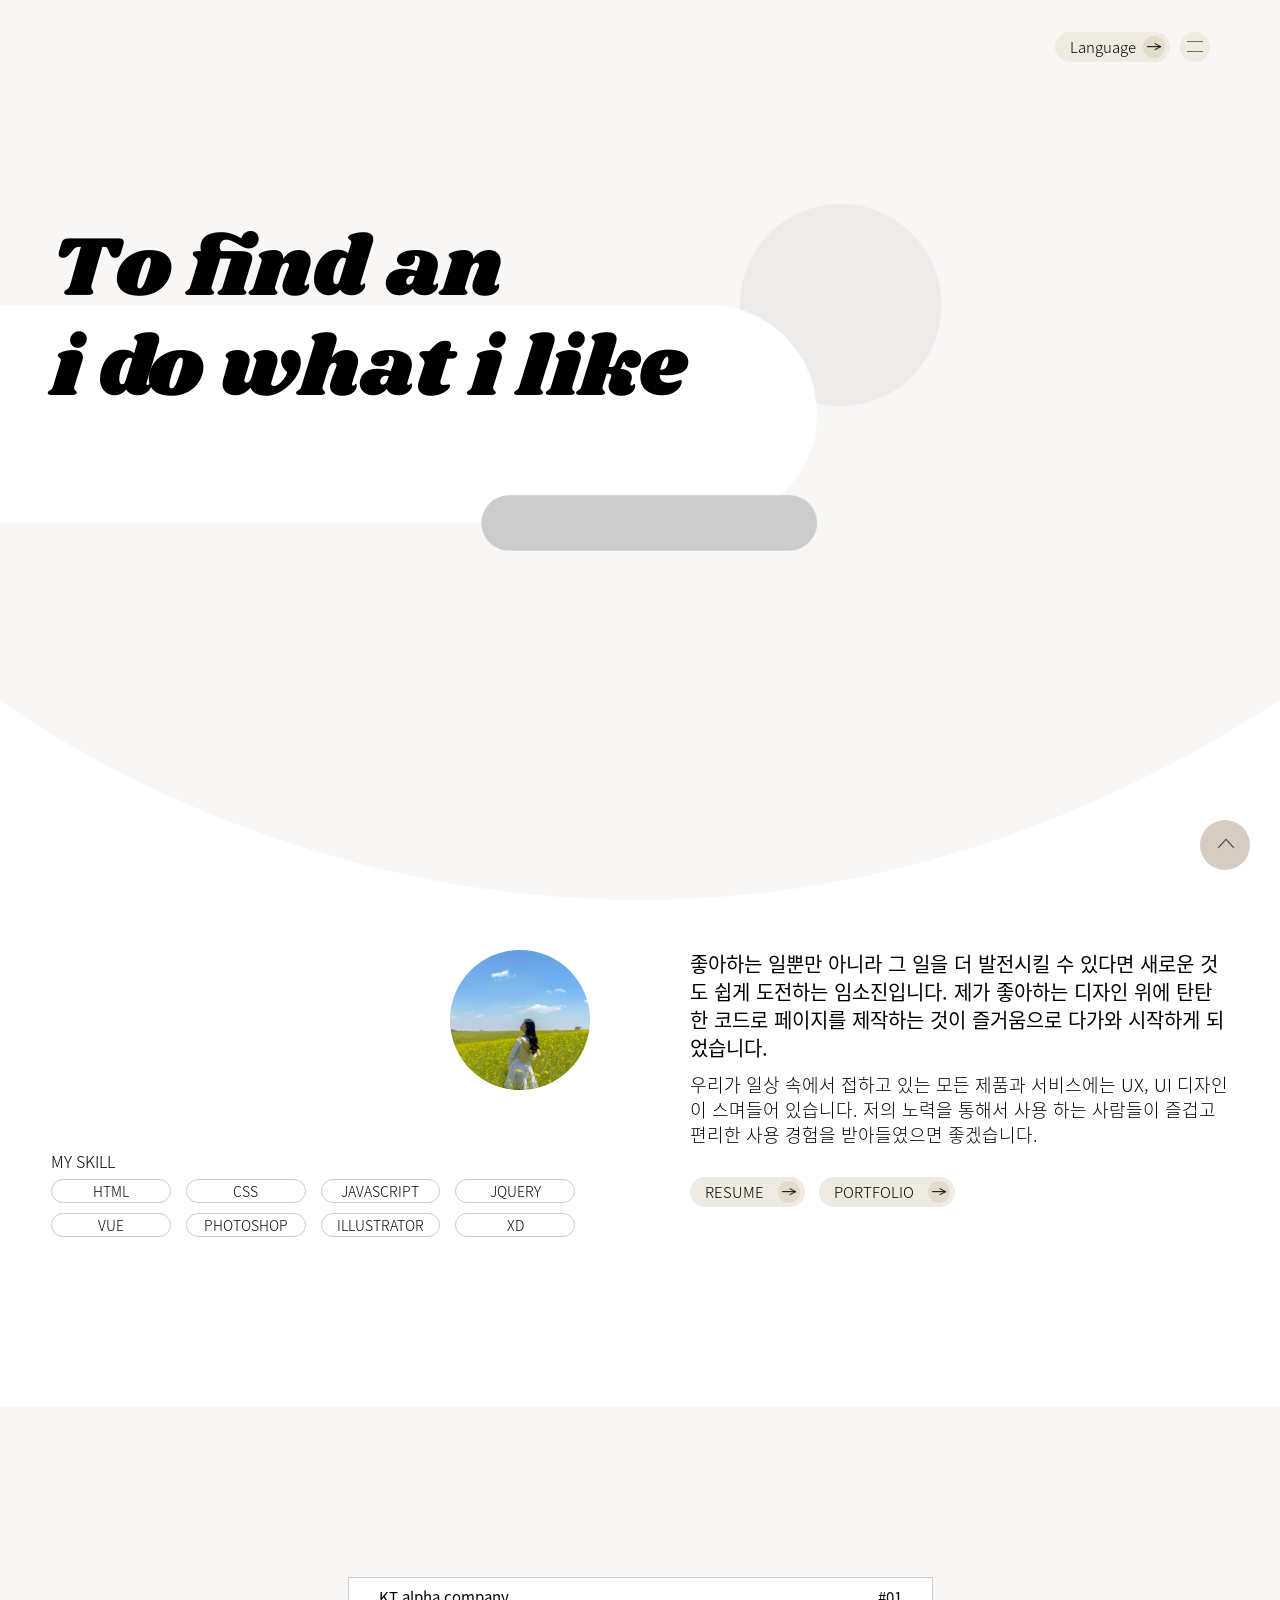
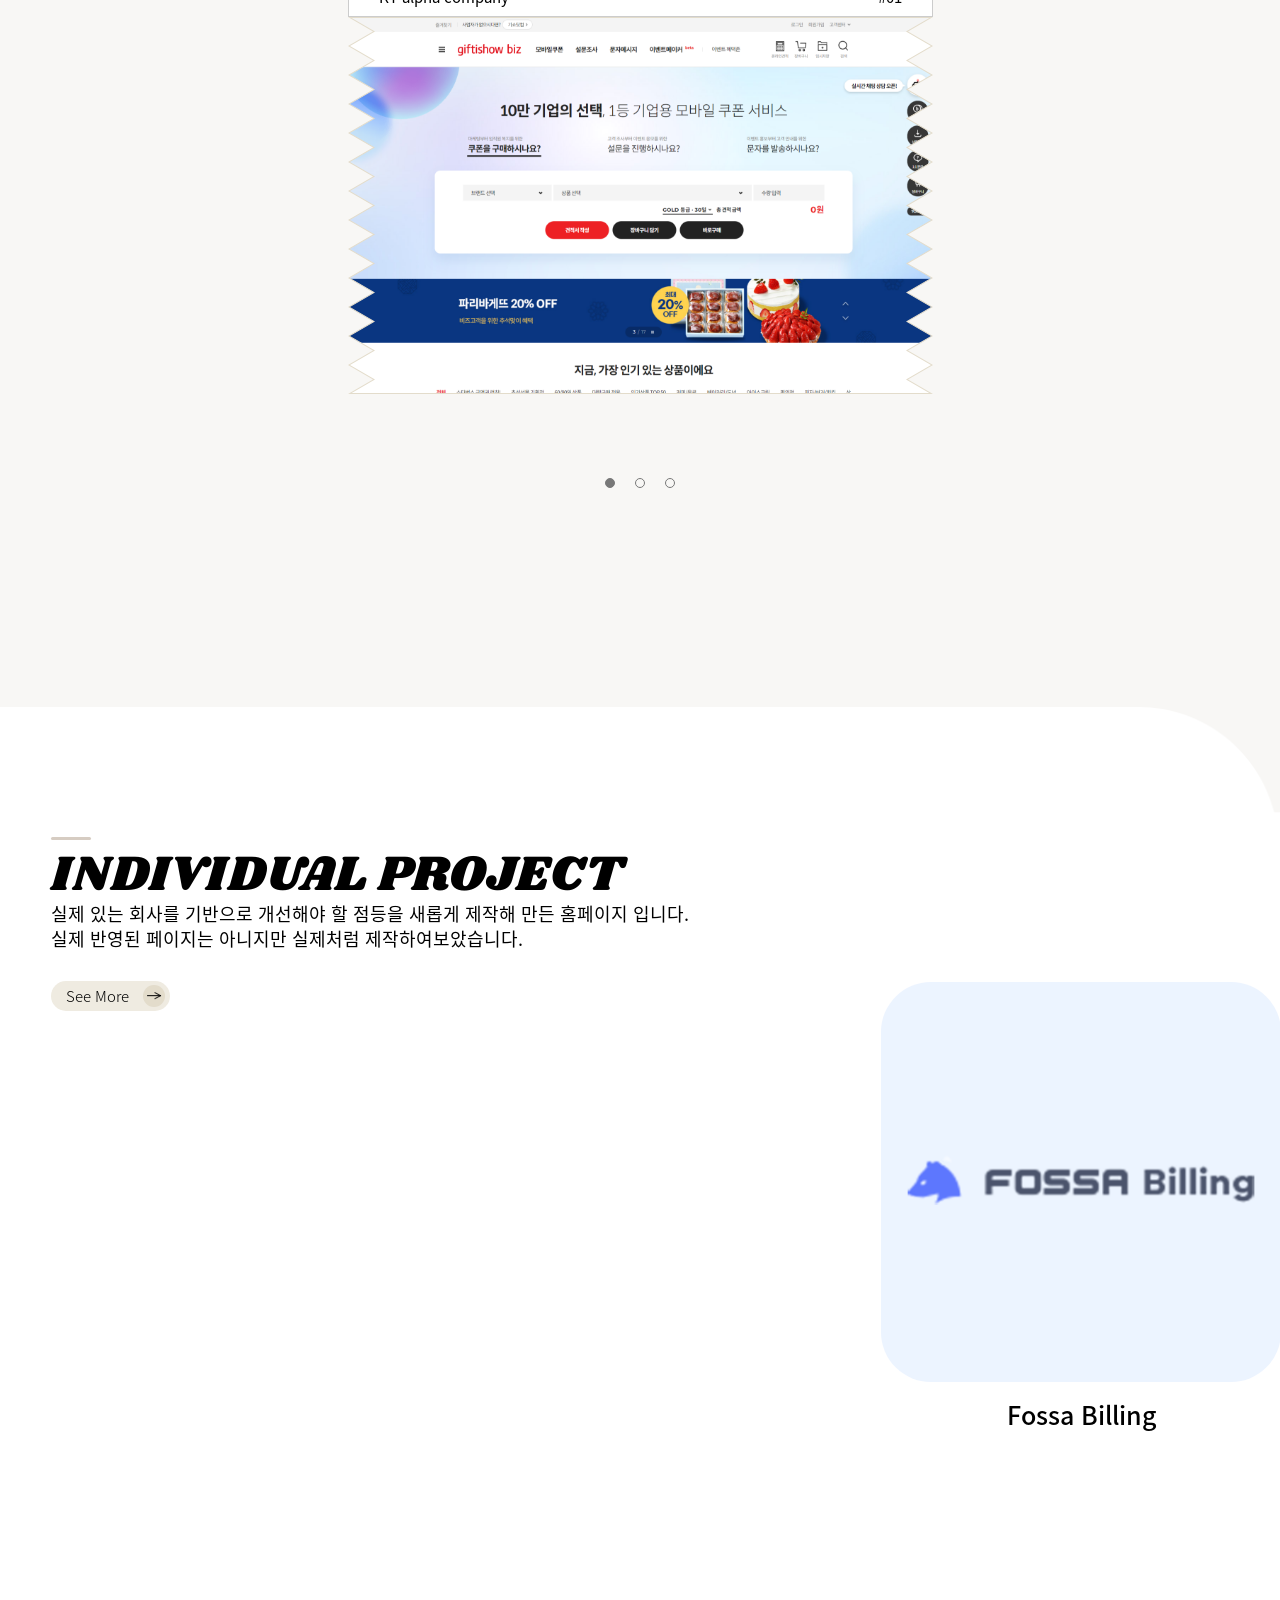
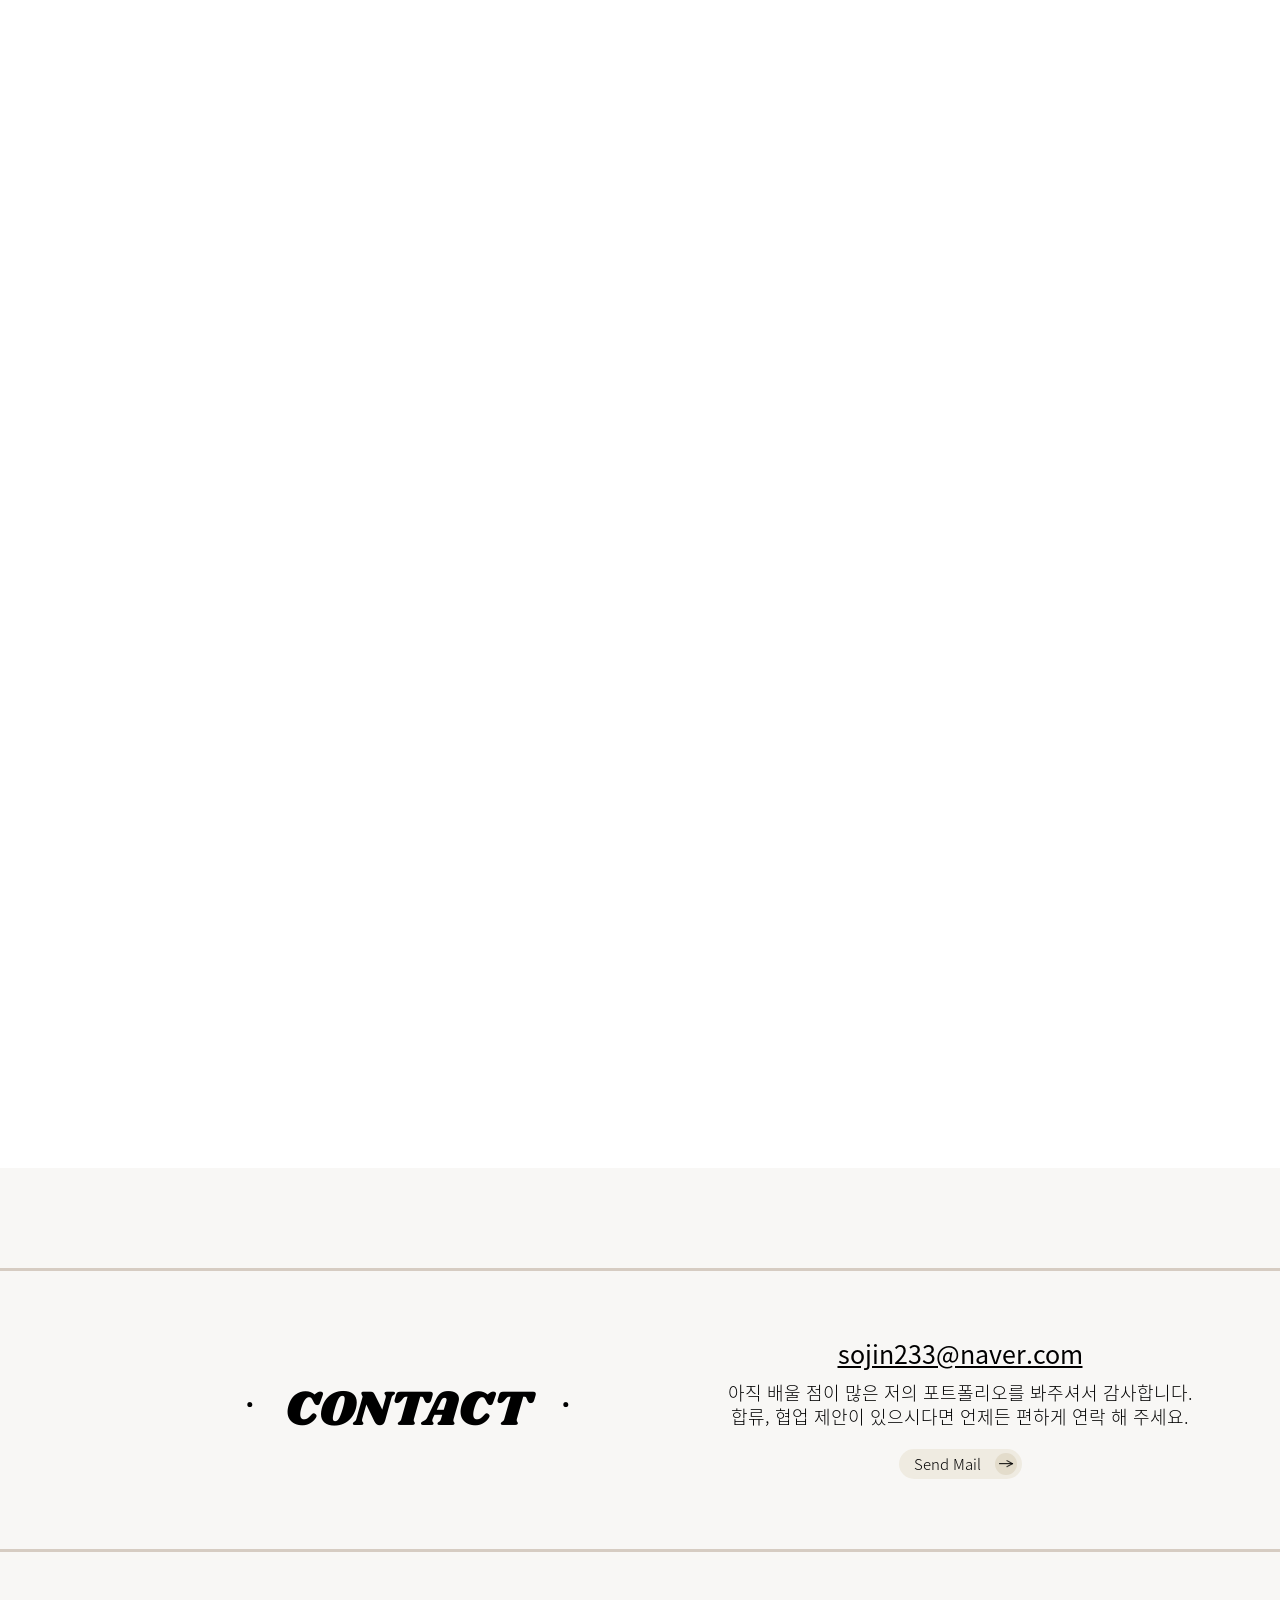
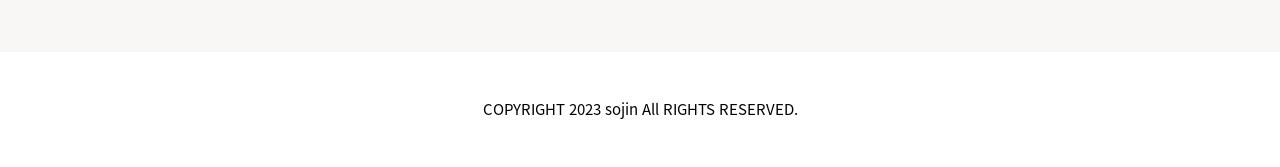
<file: html/index.html>
<!DOCTYPE html>
<html lang="ko">
    <head>
        <meta charset="UTF-8" />
        <meta name="viewport" content="width=device-width, initial-scale=1.0, maximum-scale=1, minimum-scale=1" />
        <title>main page</title>
        <link rel="stylesheet" href="../css/import.css" />
        <script src="../js/common.js"></script>
        <script src="../js/scroll.js"></script>
        <script src="https://unpkg.com/swiper@8/swiper-bundle.min.js"></script>
        <style>
            body {
                height: 200vh;
            }
        </style>
    </head>
    <body>
        <header>
            <nav>
                <div class="wrap">
                    <div class="nav_btns">
                        <div class="select_box mgR10">
                            <button class="label">Language</button>
                            <ul class="optionList">
                                <li class="optionItem">
                                    <a href="../html/index.html">KR</a>
                                </li>
                                <li class="optionItem">
                                    <a href="../html/en/index_en.html">EN</a>
                                </li>
                                <li class="optionItem">
                                    <a href="../html/jp/index_jp.html">JP</a>
                                </li>
                            </ul>
                        </div>
                        <button class="menu_btn">
                            <i class="icon_menu"></i>
                        </button>
                    </div>

                    <div class="dropdown_menu">
                        <ul>
                            <li class="dropdown_txt">
                                <a href="#main">MAIN</a>
                            </li>
                            <li class="dropdown_txt">
                                <a href="#section_01">ABOUT ME</a>
                            </li>
                            <li class="dropdown_txt">
                                <a href="#section_02">PROJECT WORK</a>
                            </li>
                            <li class="dropdown_txt">
                                <a href="#section_03">DESIGN WORK</a>
                            </li>
                            <li class="dropdown_txt">
                                <a href="#footer">CONTACT US</a>
                            </li>
                        </ul>
                    </div>
                </div>
            </nav>
        </header>
        <main id="main">
            <div class="wrap">
                <div class="main_tit">
                    <h1>
                        To find an <br />
                        i do what i like
                    </h1>
                </div>
            </div>
            <div class="main_img_wrap">
                <img src="../img/image/curve.png" alt="MainFt" />
            </div>
        </main>

        <section id="section_01" class="ani_updown">
            <div class="wrap">
                <div class="section_wrap">
                    <div class="img_box">
                        <div class="img">
                            <img src="../img/image/my_img.jpg" alt="Profile" />
                        </div>
                        <div class="skill_wrap">
                            <p>MY SKILL</p>
                            <div class="skills">
                                <ul>
                                    <li>
                                        <div class="button_type_02">
                                            <span>HTML</span>
                                        </div>
                                    </li>
                                    <li>
                                        <div class="button_type_02">
                                            <span>CSS</span>
                                        </div>
                                    </li>
                                    <li>
                                        <div class="button_type_02">
                                            <span>JAVASCRIPT</span>
                                        </div>
                                    </li>
                                    <li>
                                        <div class="button_type_02">
                                            <span>JQUERY</span>
                                        </div>
                                    </li>
                                    <li>
                                        <div class="button_type_02">
                                            <span>VUE</span>
                                        </div>
                                    </li>
                                    <li>
                                        <div class="button_type_02">
                                            <span>PHOTOSHOP</span>
                                        </div>
                                    </li>
                                    <li>
                                        <div class="button_type_02">
                                            <span>ILLUSTRATOR</span>
                                        </div>
                                    </li>
                                    <li>
                                        <div class="button_type_02">
                                            <span>XD</span>
                                        </div>
                                    </li>
                                </ul>
                            </div>
                        </div>
                    </div>

                    <div class="text_box">
                        <p>
                            좋아하는 일뿐만 아니라 그 일을 더 발전시킬 수 있다면 새로운 것도 쉽게 도전하는 임소진입니다.
                            제가 좋아하는 디자인 위에 탄탄한 코드로 페이지를 제작하는 것이 즐거움으로 다가와 시작하게
                            되었습니다.
                        </p>
                        <span class="mgT10 tit">
                            우리가 일상 속에서 접하고 있는 모든 제품과 서비스에는 UX, UI 디자인이 스며들어 있습니다.
                            저의 노력을 통해서 사용 하는 사람들이 즐겁고 편리한 사용 경험을 받아들였으면 좋겠습니다.
                        </span>
                        <div class="btn">
                            <a
                                href="https://enormous-tumble-bf8.notion.site/883c50cf28da4fc3be136478b97c55ac?pvs=4"
                                class="button_type_01 mgT30"
                            >
                                <span>RESUME</span>
                                <i class="icon_right_arrow"></i>
                            </a>
                            <a href="../img/Portfolio.pdf" class="button_type_01 mgT30" style="margin-left: 10px">
                                <span>PORTFOLIO</span>
                                <i class="icon_right_arrow"></i>
                            </a>
                        </div>
                    </div>
                </div>
            </div>
        </section>

        <section id="section_02" class="ani_updown">
            <div class="wrap">
                <div class="swiper">
                    <ul class="swiper-wrapper">
                        <li class="swiper-slide">
                            <div class="main_txt" style="left: 40px">
                                <h3>gift show</h3>
                                <span>KT alpha company</span>
                            </div>
                            <div class="main_img">
                                <div class="line">
                                    <p>KT alpha company</p>
                                    <span>#01</span>
                                </div>
                                <div class="img_wrap">
                                    <a href="../html/project/giftshow.html">
                                        <img src="../img/image/project_site_01.png" alt="project01" />
                                    </a>
                                </div>
                            </div>
                            <div class="sub_txt">
                                <p>
                                    <em>기프티쇼 비즈 프로젝트는</em><br />
                                    언제 어디서나 원하는 상품을 선물할 수 있는 메시지형 선물 서비스를 제공하는 웹
                                    사이트입니다. 구매자가 쉽고 원활하게 온라인 쇼핑 경험 제공할 수 있도록
                                    제작하였습니다.
                                </p>
                                <a href="../html/project/giftshow.html" class="button_type_01">
                                    <span>See More</span>
                                    <i class="icon_right_arrow"></i>
                                </a>
                            </div>
                        </li>
                        <li class="swiper-slide">
                            <div class="main_txt">
                                <h3 style="font-family: 'Bagel'">초록씨어터</h3>
                                <span>green theater company</span>
                            </div>
                            <div class="main_img">
                                <div class="line">
                                    <p>초록씨어터 company</p>
                                    <span>#03</span>
                                </div>
                                <div class="img_wrap">
                                    <a href="../html/project/greenTheater.html">
                                        <img src="../img/image/project_site_03.png" alt="project03" />
                                    </a>
                                </div>
                            </div>
                            <div class="sub_txt">
                                <p>
                                    <em>초록씨어터 프로젝트는</em><br />
                                    별도의 프로그램 없이 웹 사이트를 통해 연극 공연을 즐길 수 있는 웹사이트 입니다. 먼
                                    곳에 있는 사람들이 방문하기 어려울때 실감된 콘텐츠로 메타버스 공연장을 체험하기 위한
                                    사이트 입니다.
                                </p>
                                <a href="../html/project/greenTheater.html" class="button_type_01">
                                    <span>See More</span>
                                    <i class="icon_right_arrow"></i>
                                </a>
                            </div>
                        </li>
                        <li class="swiper-slide">
                            <div class="main_txt" style="left: 130px">
                                <h3>ncomz</h3>
                                <span>ncomz company</span>
                            </div>
                            <div class="main_img">
                                <div class="line">
                                    <p>ncomz company</p>
                                    <span>#03</span>
                                </div>
                                <div class="img_wrap">
                                    <a href="../html/project/ncomz.html">
                                        <img src="../img/image/project_site_02.png" alt="project03" />
                                    </a>
                                </div>
                            </div>
                            <div class="sub_txt">
                                <p>
                                    <em>엔컴즈 프로젝트는</em><br />
                                    기업을 소개하기 위한 웹 사이트입니다.애니메이션 효과와 함께 완벽한 균형을 보여주어서
                                    방문자가 지루해할 틈 없이 이목을 끌고 콘텐츠에 집중할 수 있도록 제작하였습니다.
                                </p>
                                <a href="../html/project/ncomz.html" class="button_type_01">
                                    <span>See More</span>
                                    <i class="icon_right_arrow"></i>
                                </a>
                            </div>
                        </li>
                    </ul>
                </div>
            </div>
            <div class="swiper-pagination"></div>
        </section>

        <section id="section_04">
            <div class="wrap">
                <div class="scroll_container">
                    <div class="container">
                        <ul>
                            <li>
                                <div class="main_tit">
                                    <h3>INDIVIDUAL PROJECT</h3>
                                    <p>
                                        실제 있는 회사를 기반으로 개선해야 할 점등을 새롭게 제작해 만든 홈페이지
                                        입니다.<br />
                                        실제 반영된 페이지는 아니지만 실제처럼 제작하여보았습니다.
                                    </p>
                                    <div class="btn_wrap">
                                        <a href="./project.html" class="button_type_01">
                                            <span>See More</span>
                                            <i class="icon_right_arrow"></i>
                                        </a>
                                    </div>
                                </div>
                            </li>
                            <li>
                                <a href="../html/project/fossa.html">
                                    <div class="img_wrap">
                                        <img
                                            class="thumbnail"
                                            src="../img/image/project_img_04.png"
                                            alt="individualPj04"
                                        />
                                    </div>
                                    <p>Fossa Billing</p>
                                </a>
                            </li>
                            <li>
                                <a href="../html/project/ktsat.html">
                                    <div class="img_wrap">
                                        <img
                                            class="thumbnail"
                                            src="../img/image/project_img_02.png"
                                            alt="individualPj02"
                                        />
                                    </div>
                                    <p>kt sat</p>
                                </a>
                            </li>
                            <li>
                                <a href="../html/project/reple.html">
                                    <div class="img_wrap">
                                        <img
                                            class="thumbnail"
                                            src="../img/image/project_img_03.png"
                                            alt="individualPj03"
                                        />
                                    </div>
                                    <p>Reple</p>
                                </a>
                            </li>
                            <li>
                                <a href="../html/project/aidu.html">
                                    <div class="img_wrap">
                                        <img
                                            class="thumbnail"
                                            src="../img/image/project_img_01.png"
                                            alt="individualPj01"
                                        />
                                    </div>
                                    <p>AIDU</p>
                                </a>
                            </li>
                            <li>
                                <a href="../html/project/canva.html">
                                    <div class="img_wrap">
                                        <img
                                            class="thumbnail"
                                            src="../img/image/project_img_05.png"
                                            alt="individualPj05"
                                        />
                                    </div>
                                    <p>Canva</p>
                                </a>
                            </li>
                            <li></li>
                        </ul>
                    </div>
                </div>
            </div>
        </section>

        <footer id="footer">
            <div class="contact_wrap">
                <div class="wrap">
                    <div class="tit">
                        <h5>ㆍ CONTACT ㆍ</h5>
                    </div>
                    <div class="sub">
                        <p>sojin233@naver.com</p>
                        <span>
                            아직 배울 점이 많은 저의 포트폴리오를 봐주셔서 감사합니다.<br />
                            합류, 협업 제안이 있으시다면 언제든 편하게 연락 해 주세요.
                        </span>
                        <div class="btn">
                            <a href="mailto:sojin233@naver.com" class="button_type_01">
                                <span>Send Mail</span>
                                <i class="icon_right_arrow"></i>
                            </a>
                        </div>
                    </div>
                </div>
            </div>
            <div class="copyright_wrap">
                <div class="wrap">
                    <p>COPYRIGHT 2023 sojin All RIGHTS RESERVED.</p>
                </div>
            </div>
        </footer>

        <div class="go_top">
            <button class="topBtn">
                <i class="icon_top"></i>
            </button>
        </div>
    </body>
    <script>
        window.addEventListener('load', function () {
            var main_scroll = document.querySelector('.main_img_wrap');
            window.addEventListener('scroll', function () {
                var value = 1 + window.scrollY / -600;
                main_scroll.style.transform = `scaleY(${value})`;
            });
        });
    </script>
</html>
</file>
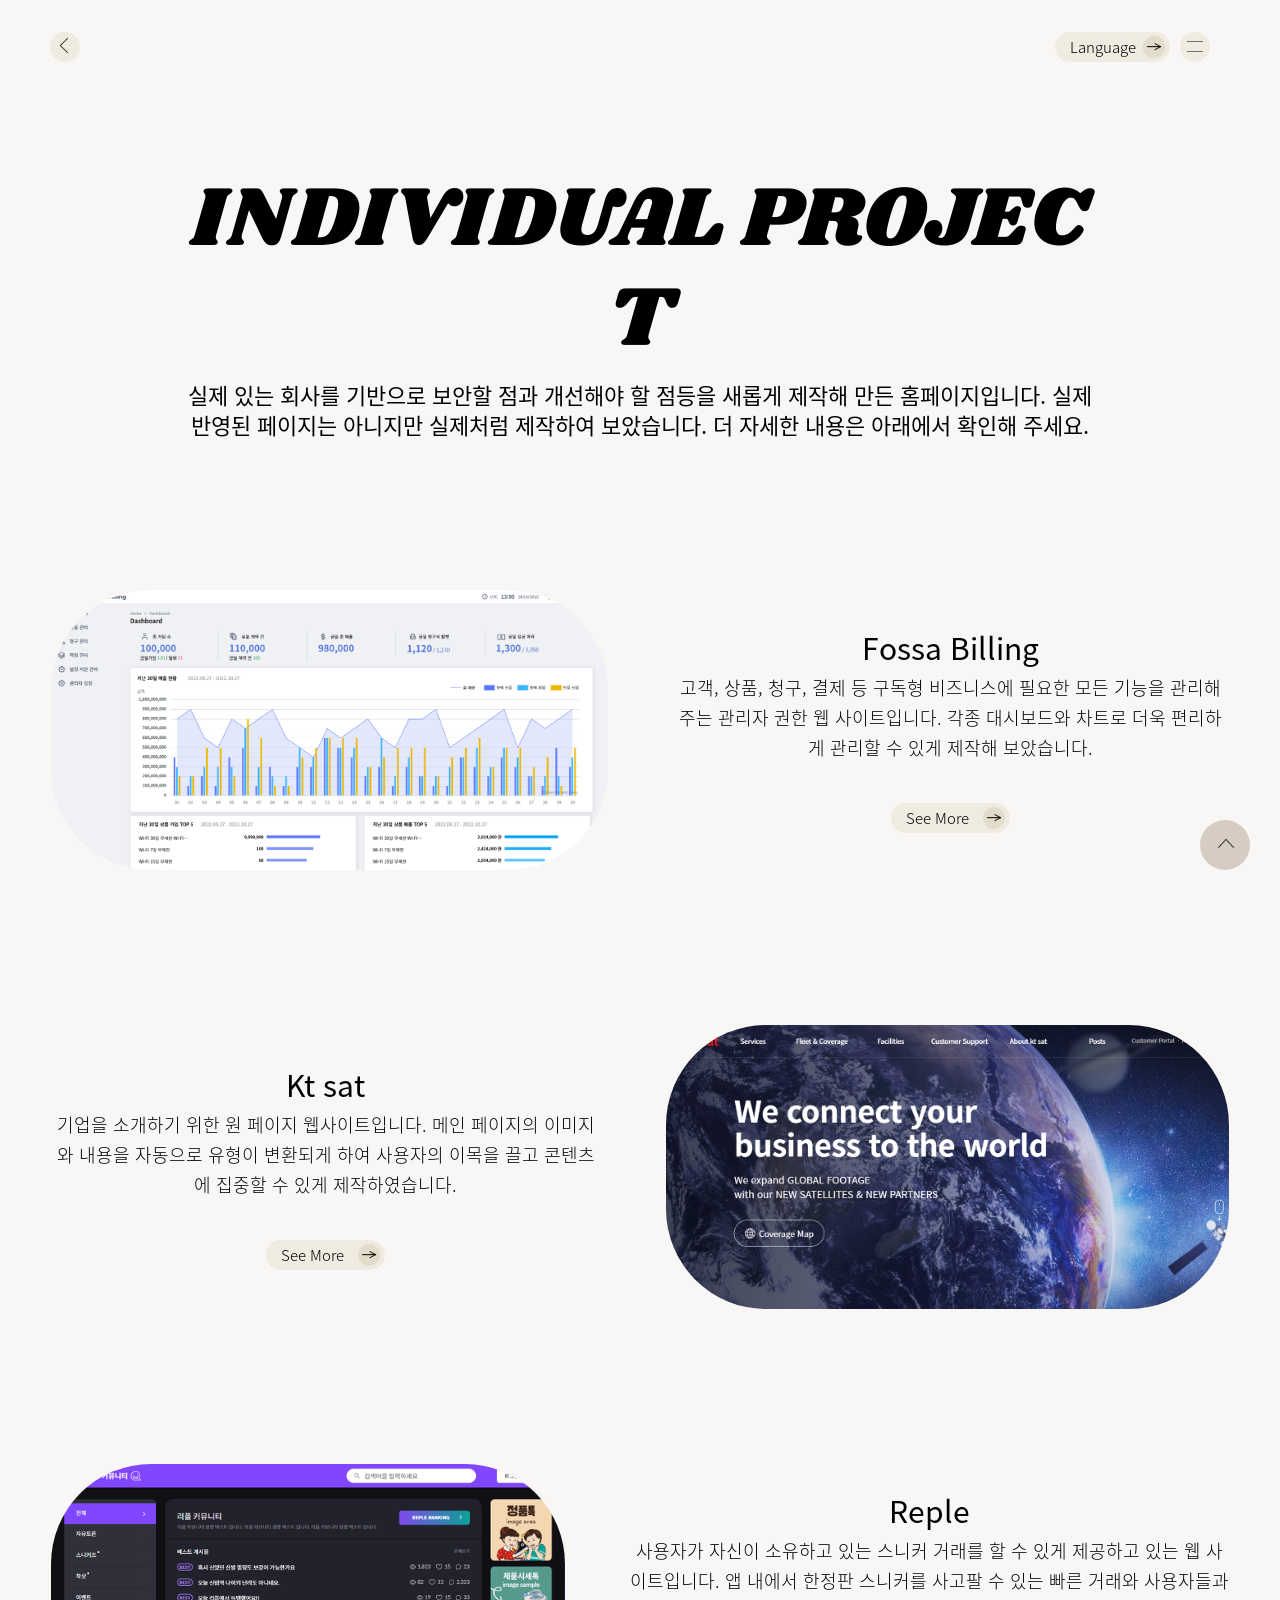
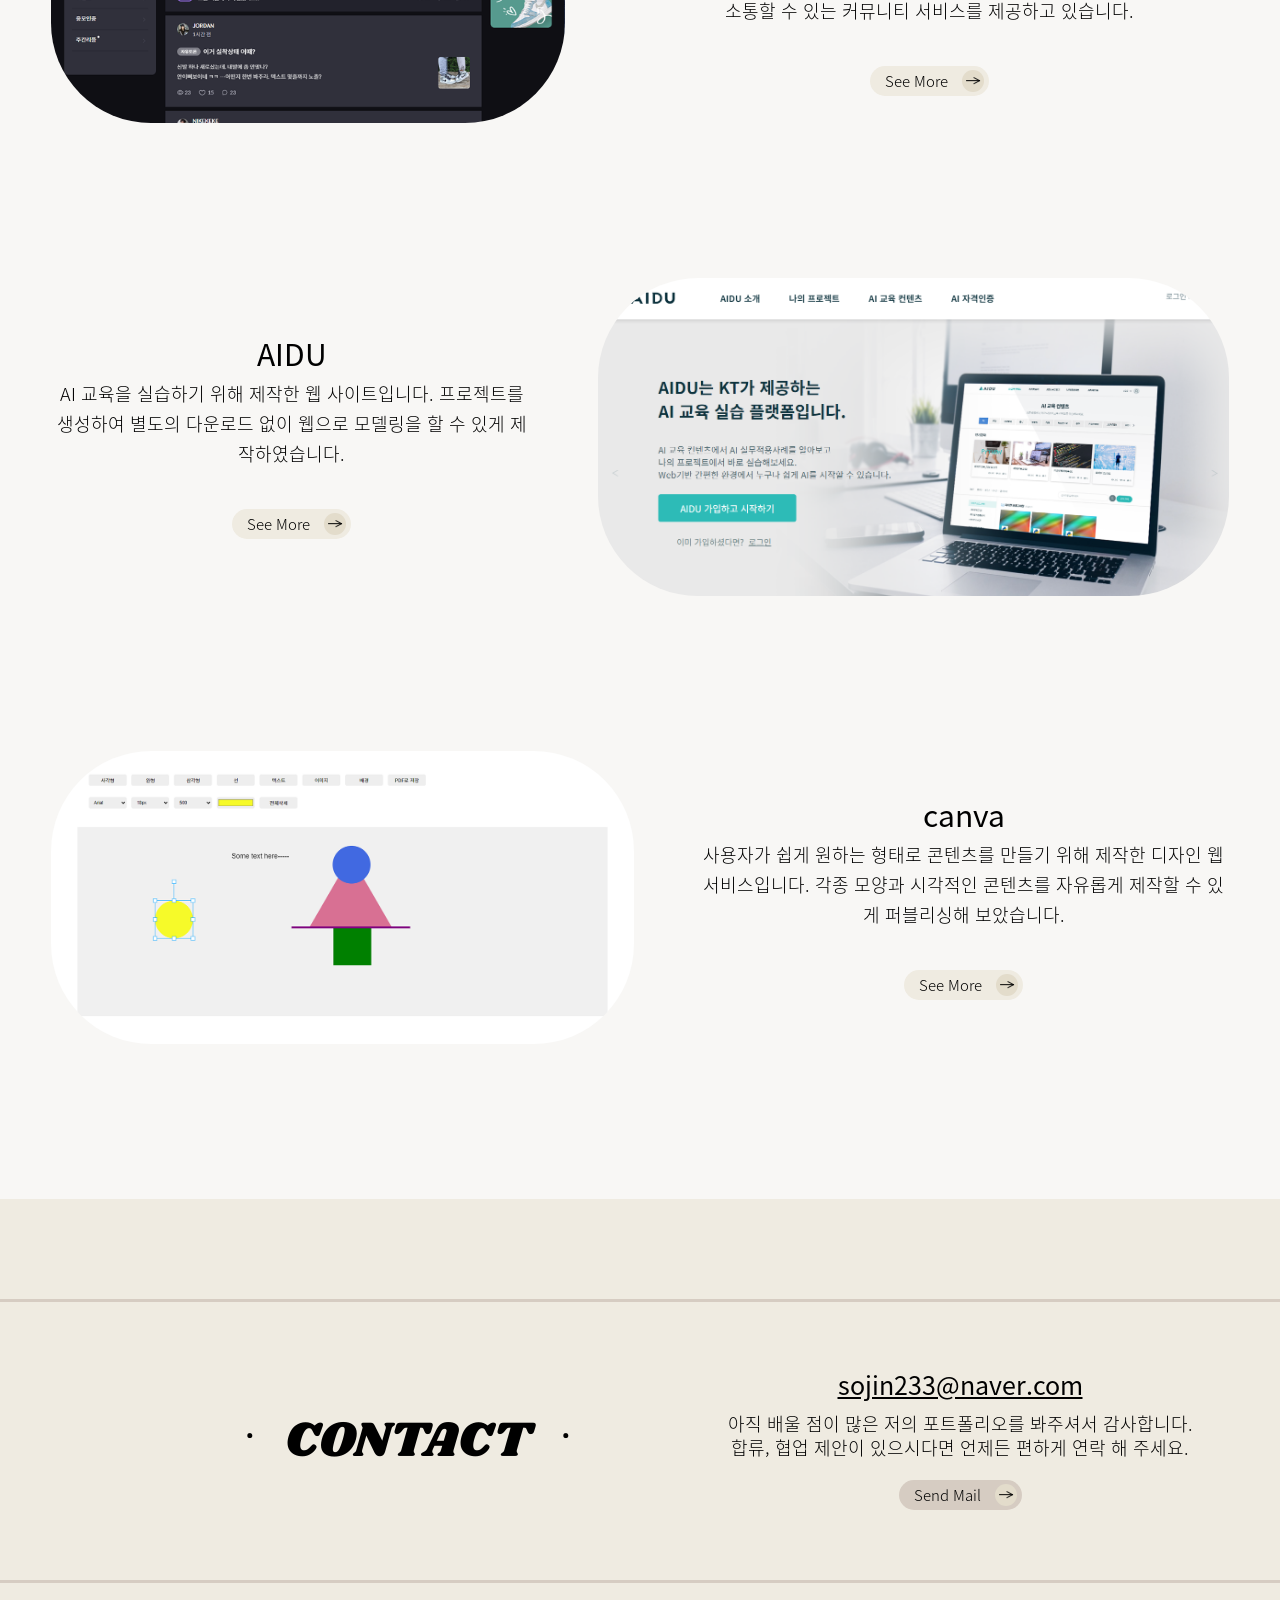
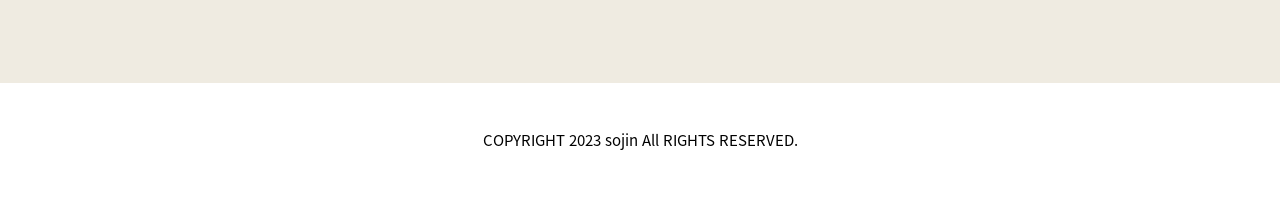
<file: html/project.html>
<!DOCTYPE html>
<html lang="ko">
    <head>
        <meta charset="UTF-8" />
        <meta name="viewport" content="width=device-width, initial-scale=1.0, maximum-scale=1, minimum-scale=1" />
        <title>project</title>
        <link rel="stylesheet" href="../css/import.css" />
        <script src="../js/common.js"></script>
        <script src="../js/scroll.js"></script>
        <script src="https://unpkg.com/swiper@8/swiper-bundle.min.js"></script>
    </head>
    <body class="project">
        <header>
            <nav>
                <div class="wrap">
                    <div class="before">
                        <a href="./index.html" class="before_btn">
                            <i class="icon_left"></i>
                        </a>
                    </div>
                    <div class="nav_btns">
                        <div class="select_box mgR10">
                            <button class="label">Language</button>
                            <ul class="optionList">
                                <li class="optionItem">
                                    <a href="../project.html">KR</a>
                                </li>
                                <li class="optionItem">
                                    <a href="../html/en/project_en.html">EN</a>
                                </li>
                                <li class="optionItem">
                                    <a href="../html/jp/project_jp.html">JP</a>
                                </li>
                            </ul>
                        </div>
                        <button class="menu_btn">
                            <i class="icon_menu"></i>
                        </button>
                    </div>

                    <div class="dropdown_menu">
                        <ul>
                            <li class="dropdown_txt">
                                <a href="#project">PROJECT PAGE</a>
                            </li>
                            <li class="dropdown_txt">
                                <a href="#video">SHOW VIDEO</a>
                            </li>
                            <li class="dropdown_txt">
                                <a href="#footer">CONTACT ME</a>
                            </li>
                        </ul>
                    </div>
                </div>
            </nav>
        </header>

        <main>
            <div class="wrap">
                <div class="main_tit">
                    <h1>INDIVIDUAL PROJECT</h1>
                    <p>
                        실제 있는 회사를 기반으로 보안할 점과 개선해야 할 점등을 새롭게 제작해 만든 홈페이지입니다. 실제
                        반영된 페이지는 아니지만 실제처럼 제작하여 보았습니다. 더 자세한 내용은 아래에서 확인해 주세요.
                    </p>
                </div>
            </div>
        </main>

        <section class="section_03">
            <div class="wrap">
                <ul>
                    <li class="ani_updown">
                        <div class="content">
                            <div class="img_wrap">
                                <img src="../img/image/fossa_00.png" alt="fossa" />
                            </div>
                            <div class="txt_wrap">
                                <p>Fossa Billing</p>
                                <span>
                                    고객, 상품, 청구, 결제 등 구독형 비즈니스에 필요한 모든 기능을 관리해주는 관리자
                                    권한 웹 사이트입니다. 각종 대시보드와 차트로 더욱 편리하게 관리할 수 있게 제작해
                                    보았습니다.
                                </span>
                                <div class="btn_wrap">
                                    <a href="../html/project/fossa.html" class="button_type_01">
                                        <span>See More</span>
                                        <i class="icon_right_arrow"></i>
                                    </a>
                                </div>
                            </div>
                        </div>
                    </li>
                    <li class="ani_updown">
                        <div class="content">
                            <div class="txt_wrap">
                                <p>Kt sat</p>
                                <span>
                                    기업을 소개하기 위한 원 페이지 웹사이트입니다. 메인 페이지의 이미지와 내용을
                                    자동으로 유형이 변환되게 하여 사용자의 이목을 끌고 콘텐츠에 집중할 수 있게
                                    제작하였습니다.
                                </span>
                                <div class="btn_wrap">
                                    <a href="../html/project/ktsat.html" class="button_type_01">
                                        <span>See More</span>
                                        <i class="icon_right_arrow"></i>
                                    </a>
                                </div>
                            </div>
                            <div class="img_wrap">
                                <img src="../img/image/ktsat_00.png" alt="" />
                            </div>
                        </div>
                    </li>
                    <li class="ani_updown">
                        <div class="content">
                            <div class="img_wrap">
                                <img src="../img/image/reple_00.png" alt="" />
                            </div>
                            <div class="txt_wrap">
                                <p>Reple</p>
                                <span>
                                    사용자가 자신이 소유하고 있는 스니커 거래를 할 수 있게 제공하고 있는 웹
                                    사이트입니다. 앱 내에서 한정판 스니커를 사고팔 수 있는 빠른 거래와 사용자들과 소통할
                                    수 있는 커뮤니티 서비스를 제공하고 있습니다.
                                </span>
                                <div class="btn_wrap">
                                    <a href="../html/project/reple.html" class="button_type_01">
                                        <span>See More</span>
                                        <i class="icon_right_arrow"></i>
                                    </a>
                                </div>
                            </div>
                        </div>
                    </li>
                    <li class="ani_updown">
                        <div class="content">
                            <div class="txt_wrap">
                                <p>AIDU</p>
                                <span>
                                    AI 교육을 실습하기 위해 제작한 웹 사이트입니다. 프로젝트를 생성하여 별도의 다운로드
                                    없이 웹으로 모델링을 할 수 있게 제작하였습니다.
                                </span>
                                <div class="btn_wrap">
                                    <a href="../html/project/aidu.html" class="button_type_01">
                                        <span>See More</span>
                                        <i class="icon_right_arrow"></i>
                                    </a>
                                </div>
                            </div>
                            <div class="img_wrap">
                                <img src="../img/image/aidu_00.png" alt="" />
                            </div>
                        </div>
                    </li>
                    <li class="ani_updown">
                        <div class="content">
                            <div class="img_wrap">
                                <img src="../img/image/canva_00.png" alt="canva" />
                            </div>
                            <div class="txt_wrap">
                                <p>canva</p>
                                <span>
                                    사용자가 쉽게 원하는 형태로 콘텐츠를 만들기 위해 제작한 디자인 웹 서비스입니다. 각종
                                    모양과 시각적인 콘텐츠를 자유롭게 제작할 수 있게 퍼블리싱해 보았습니다.
                                </span>
                                <div class="btn_wrap">
                                    <a href="../html/project/canva.html" class="button_type_01">
                                        <span>See More</span>
                                        <i class="icon_right_arrow"></i>
                                    </a>
                                </div>
                            </div>
                        </div>
                    </li>
                </ul>
            </div>
        </section>

        <footer id="footer" class="type_01">
            <div class="contact_wrap">
                <div class="wrap">
                    <div class="tit">
                        <h5>ㆍ CONTACT ㆍ</h5>
                    </div>
                    <div class="sub">
                        <p>sojin233@naver.com</p>
                        <span>
                            아직 배울 점이 많은 저의 포트폴리오를 봐주셔서 감사합니다. <br />
                            합류, 협업 제안이 있으시다면 언제든 편하게 연락 해 주세요.
                        </span>
                        <div class="btn">
                            <a href="mailto:sojin233@naver.com" class="button_type_01">
                                <span>Send Mail</span>
                                <i class="icon_right_arrow"></i>
                            </a>
                        </div>
                    </div>
                </div>
            </div>
            <div class="copyright_wrap">
                <div class="wrap">
                    <p>COPYRIGHT 2023 sojin All RIGHTS RESERVED.</p>
                </div>
            </div>
        </footer>

        <div class="go_top">
            <button class="topBtn">
                <i class="icon_top"></i>
            </button>
        </div>
    </body>
</html>
</file>
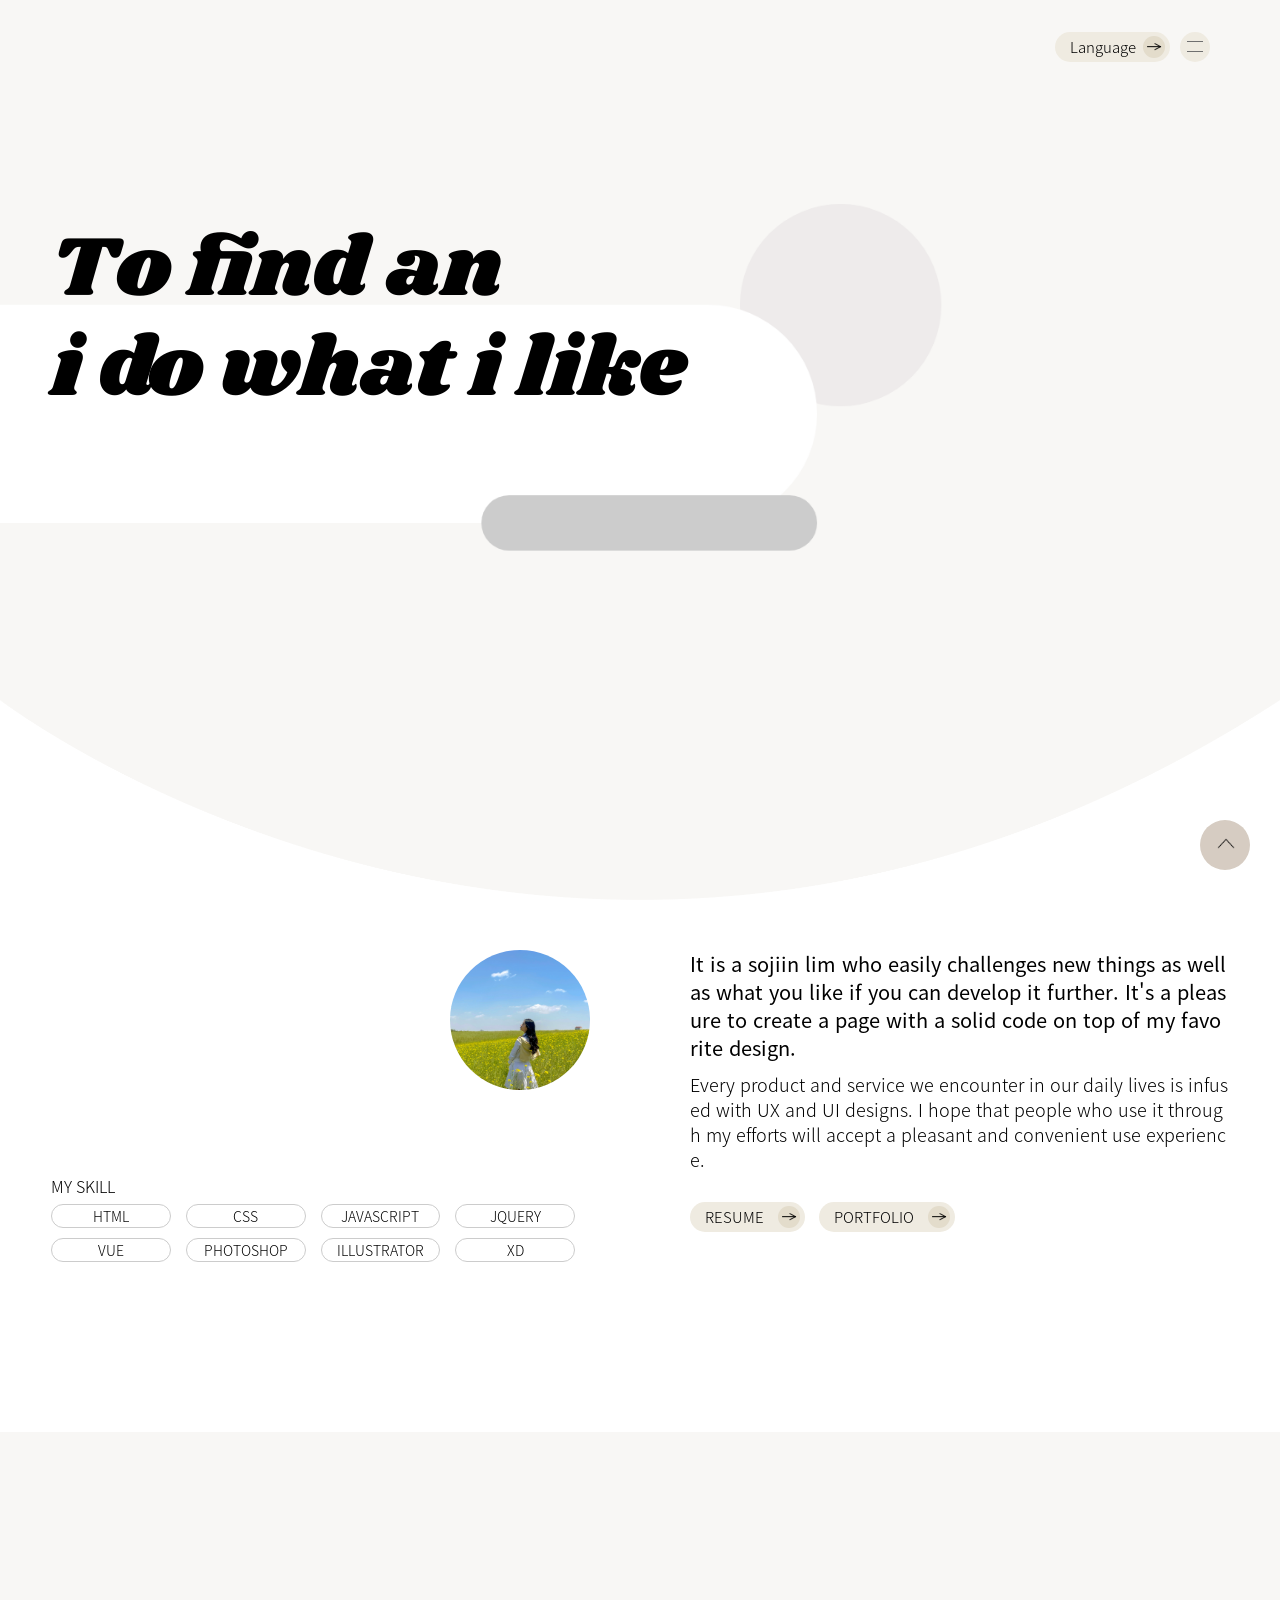
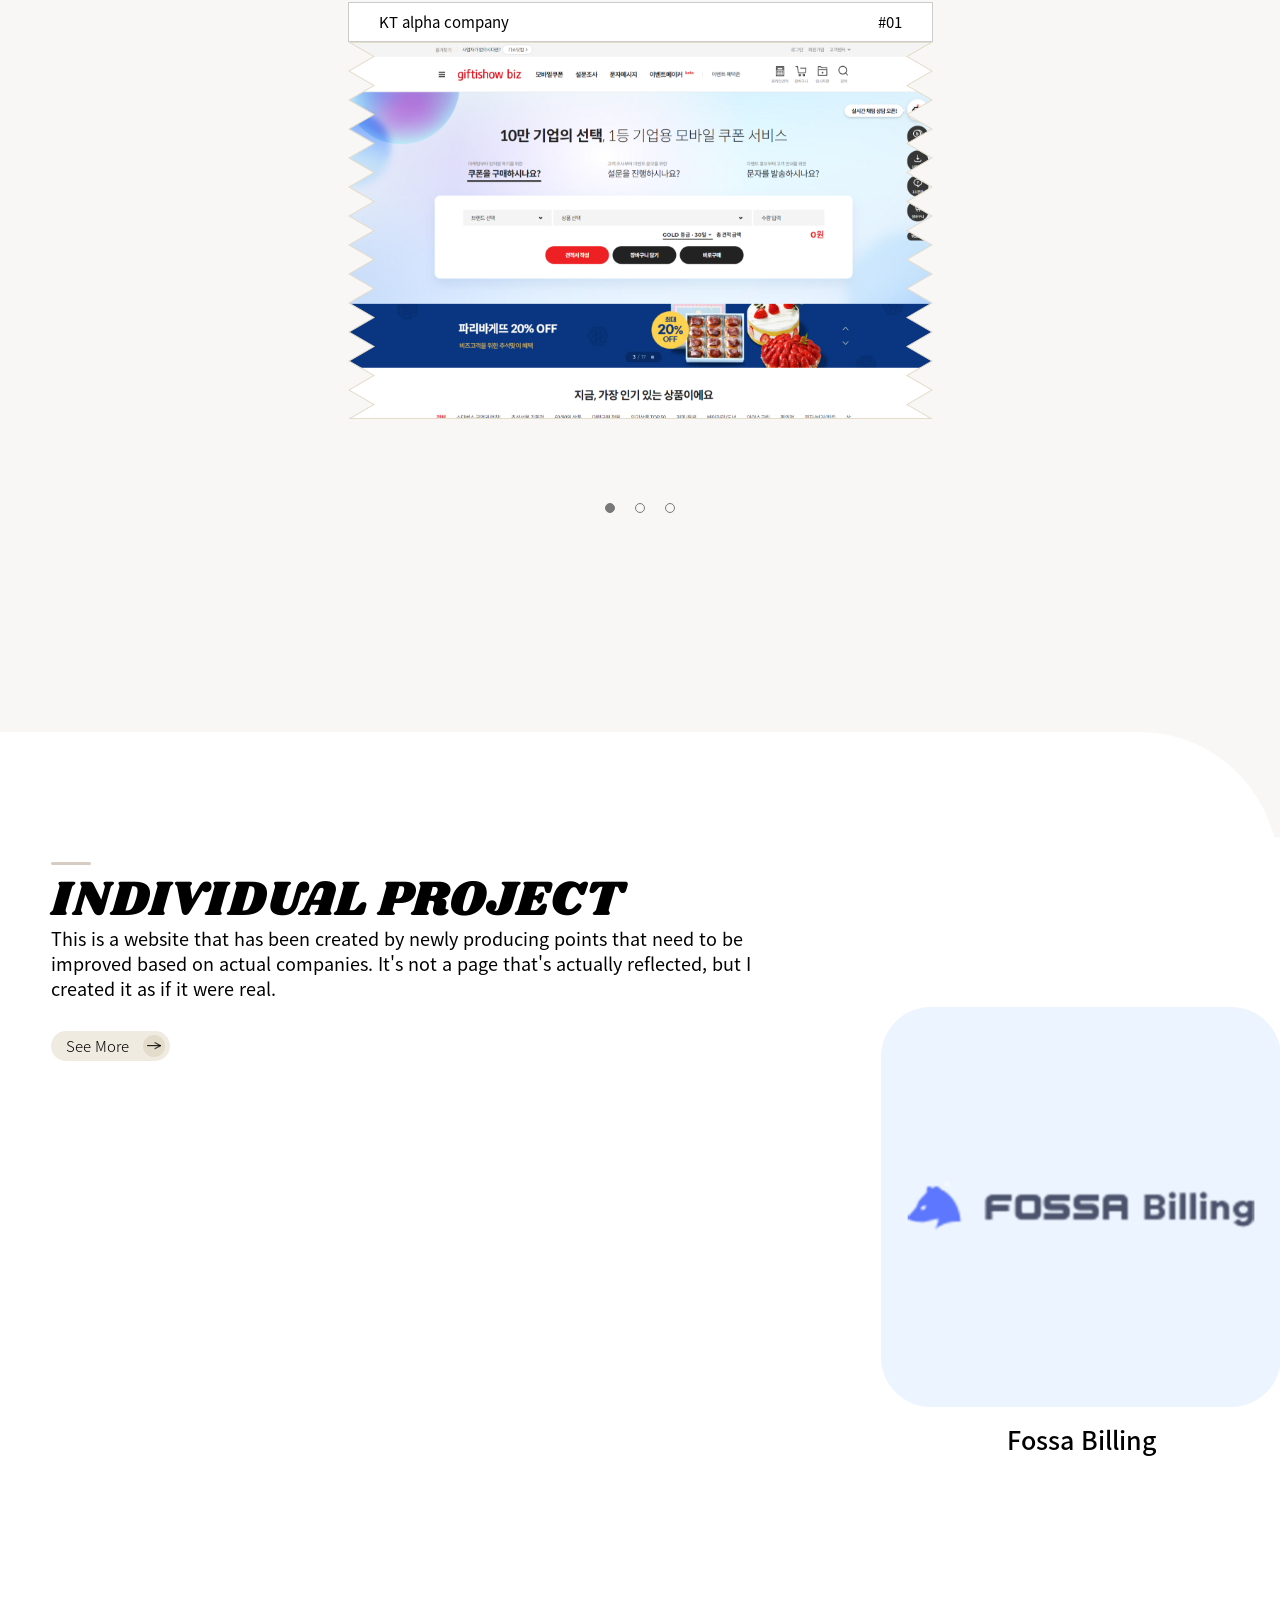
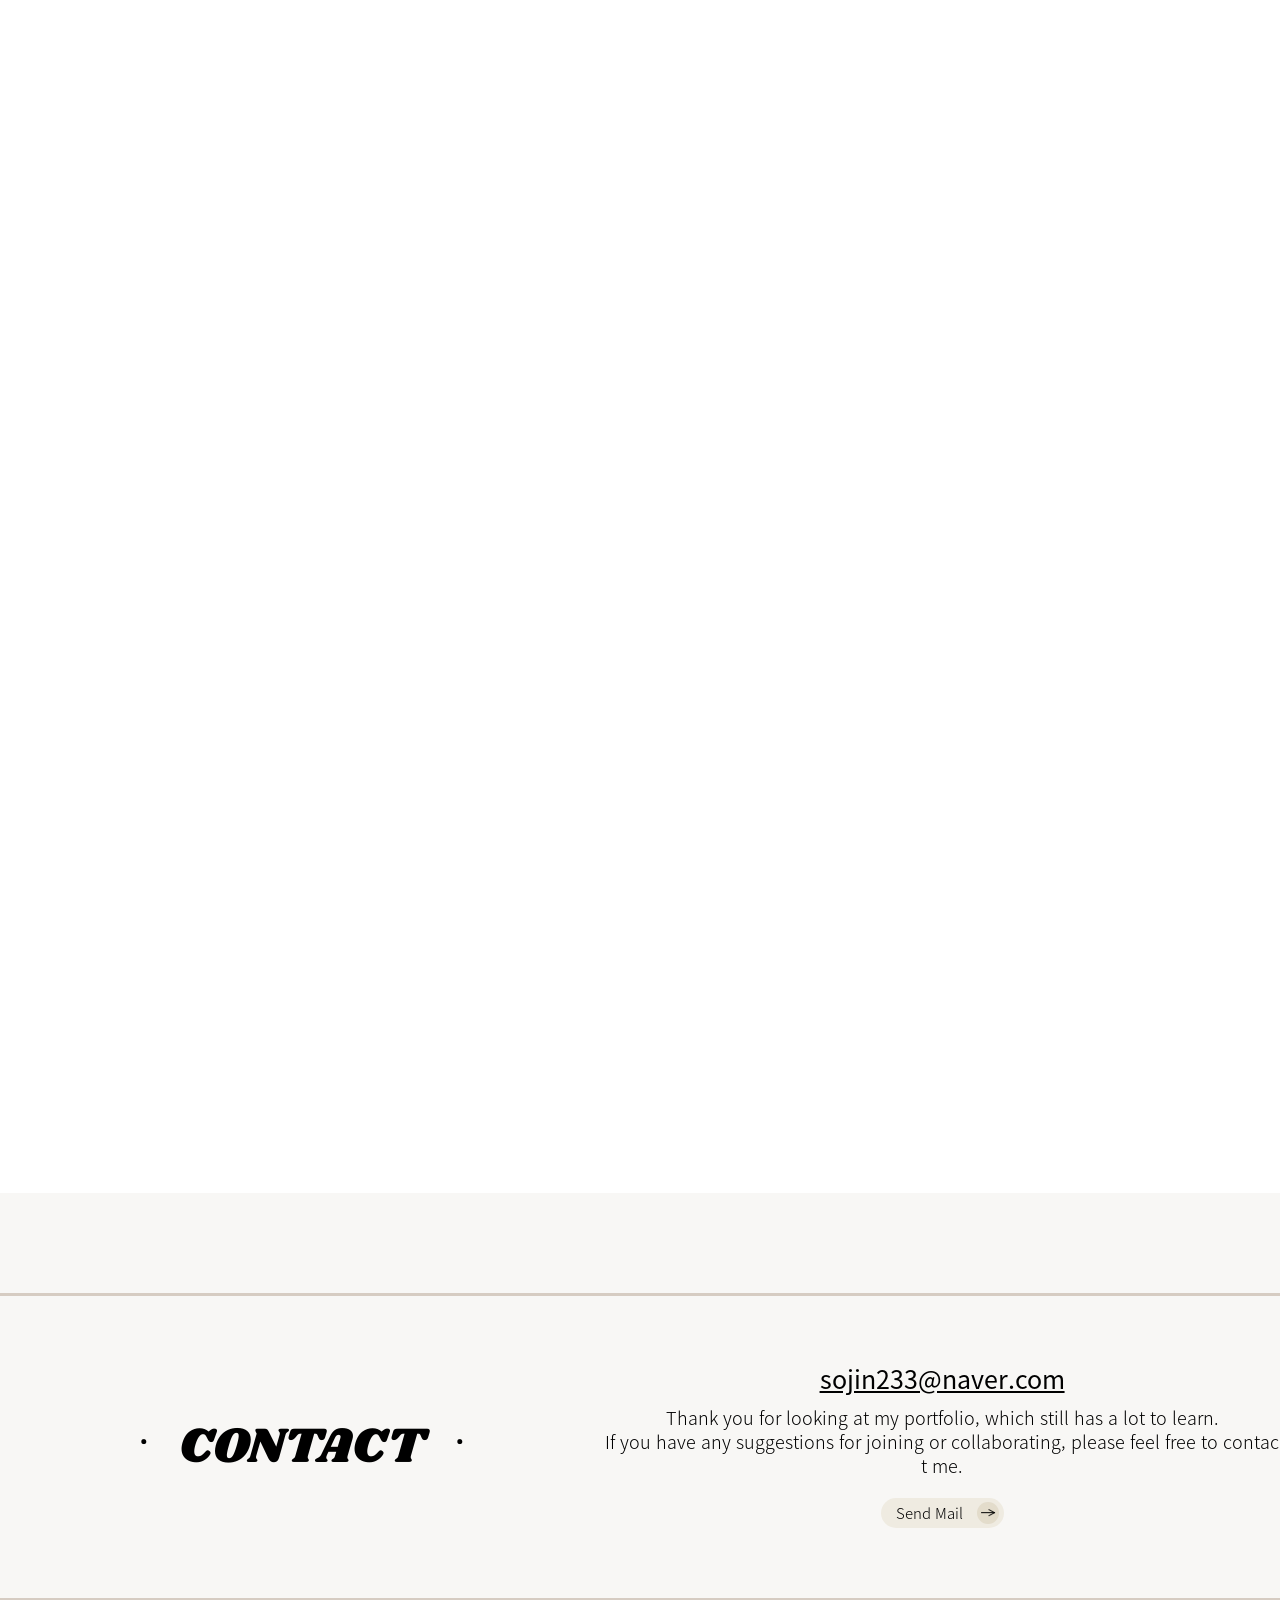
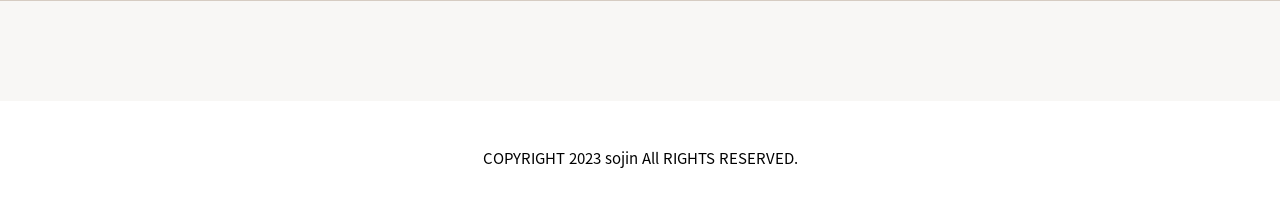
<file: html/en/index_en.html>
<!DOCTYPE html>
<html lang="ko">
    <head>
        <meta charset="UTF-8" />
        <meta name="viewport" content="width=device-width, initial-scale=1.0, maximum-scale=1, minimum-scale=1" />
        <title>main page</title>
        <link rel="stylesheet" href="../../css/import.css" />
        <script src="../../js/common.js"></script>
        <script src="../../js/scroll.js"></script>
        <script src="https://unpkg.com/swiper@8/swiper-bundle.min.js"></script>
        <style>
            body {
                height: 200vh;
            }
        </style>
    </head>
    <body>
        <header>
            <nav>
                <div class="wrap">
                    <div class="nav_btns">
                        <div class="select_box mgR10">
                            <button class="label">Language</button>
                            <ul class="optionList">
                                <li class="optionItem">
                                    <a href="../../html/index.html">KR</a>
                                </li>
                                <li class="optionItem">
                                    <a href="../../html/en/index_en.html">EN</a>
                                </li>
                                <li class="optionItem">
                                    <a href="../../html/jp/index_jp.html">JP</a>
                                </li>
                            </ul>
                        </div>
                        <button class="menu_btn">
                            <i class="icon_menu"></i>
                        </button>
                    </div>

                    <div class="dropdown_menu">
                        <ul>
                            <li class="dropdown_txt">
                                <a href="#main">MAIN</a>
                            </li>
                            <li class="dropdown_txt">
                                <a href="#section_01">ABOUT ME</a>
                            </li>
                            <li class="dropdown_txt">
                                <a href="#section_02">PROJECT WORK</a>
                            </li>
                            <li class="dropdown_txt">
                                <a href="#section_03">DESIGN WORK</a>
                            </li>
                            <li class="dropdown_txt">
                                <a href="#footer">CONTACT US</a>
                            </li>
                        </ul>
                    </div>
                </div>
            </nav>
        </header>
        <main id="main">
            <div class="wrap">
                <div class="main_tit">
                    <h1>
                        To find an <br />
                        i do what i like
                    </h1>
                </div>
            </div>
            <div class="main_img_wrap">
                <img src="../../img/image/curve.png" alt="MainFt" />
            </div>
        </main>

        <section id="section_01" class="ani_updown">
            <div class="wrap">
                <div class="section_wrap">
                    <div class="img_box">
                        <div class="img">
                            <img src="../../img/image/my_img.jpg" alt="Profile" />
                        </div>
                        <div class="skill_wrap">
                            <p>MY SKILL</p>
                            <div class="skills">
                                <ul>
                                    <li>
                                        <div class="button_type_02">
                                            <span>HTML</span>
                                        </div>
                                    </li>
                                    <li>
                                        <div class="button_type_02">
                                            <span>CSS</span>
                                        </div>
                                    </li>
                                    <li>
                                        <div class="button_type_02">
                                            <span>JAVASCRIPT</span>
                                        </div>
                                    </li>
                                    <li>
                                        <div class="button_type_02">
                                            <span>JQUERY</span>
                                        </div>
                                    </li>
                                    <li>
                                        <div class="button_type_02">
                                            <span>VUE</span>
                                        </div>
                                    </li>
                                    <li>
                                        <div class="button_type_02">
                                            <span>PHOTOSHOP</span>
                                        </div>
                                    </li>
                                    <li>
                                        <div class="button_type_02">
                                            <span>ILLUSTRATOR</span>
                                        </div>
                                    </li>
                                    <li>
                                        <div class="button_type_02">
                                            <span>XD</span>
                                        </div>
                                    </li>
                                </ul>
                            </div>
                        </div>
                    </div>

                    <div class="text_box">
                        <p>
                            It is a sojiin lim who easily challenges new things as well as what you like if you can
                            develop it further. It's a pleasure to create a page with a solid code on top of my favorite
                            design.
                        </p>
                        <span class="mgT10 tit">
                            Every product and service we encounter in our daily lives is infused with UX and UI designs.
                            I hope that people who use it through my efforts will accept a pleasant and convenient use
                            experience.
                        </span>
                        <div class="btn">
                            <a
                                href="https://enormous-tumble-bf8.notion.site/883c50cf28da4fc3be136478b97c55ac?pvs=4"
                                class="button_type_01 mgT30"
                            >
                                <span>RESUME</span>
                                <i class="icon_right_arrow"></i>
                            </a>
                            <a href="../../img/Portfolio.pdf" class="button_type_01 mgT30" style="margin-left: 10px">
                                <span>PORTFOLIO</span>
                                <i class="icon_right_arrow"></i>
                            </a>
                        </div>
                    </div>
                </div>
            </div>
        </section>

        <section id="section_02" class="ani_updown">
            <div class="wrap">
                <div class="swiper">
                    <ul class="swiper-wrapper">
                        <li class="swiper-slide">
                            <div class="main_txt" style="left: 40px">
                                <h3>gift show</h3>
                                <span>KT alpha company</span>
                            </div>
                            <div class="main_img">
                                <div class="line">
                                    <p>KT alpha company</p>
                                    <span>#01</span>
                                </div>
                                <div class="img_wrap">
                                    <a href="../../html/en/project/giftshow_en.html">
                                        <img src="../../img/image/project_site_01.png" alt="project01" />
                                    </a>
                                </div>
                            </div>
                            <div class="sub_txt">
                                <p>
                                    <em>The Gift Show Biz project is</em><br />
                                    It is a website that provides a message-type gift service that allows you to present
                                    the product you want anytime, anywhere. It is designed so that buyers can easily and
                                    smoothly provide an online shopping experience.
                                </p>
                                <a href="../../html/en/project/giftshow_en.html" class="button_type_01">
                                    <span>See More</span>
                                    <i class="icon_right_arrow"></i>
                                </a>
                            </div>
                        </li>
                        <li class="swiper-slide">
                            <div class="main_txt">
                                <h3>Green Theater</h3>
                                <span>green theater company</span>
                            </div>
                            <div class="main_img">
                                <div class="line">
                                    <p>Green Theater company</p>
                                    <span>#03</span>
                                </div>
                                <div class="img_wrap">
                                    <a href="../../html/en/project/greenTheater_en.html">
                                        <img src="../../img/image/project_site_03.png" alt="project03" />
                                    </a>
                                </div>
                            </div>
                            <div class="sub_txt">
                                <p>
                                    <em>The Green Theater Project is</em><br />
                                    It is a website where you can enjoy theater performances through the website without
                                    a separate program. It is a site for people from far away to experience the
                                    metaverse concert hall with realistic content when it is difficult for them to
                                    visit.
                                </p>
                                <a href="../../html/en/project/greenTheater_en.html" class="button_type_01">
                                    <span>See More</span>
                                    <i class="icon_right_arrow"></i>
                                </a>
                            </div>
                        </li>
                        <li class="swiper-slide">
                            <div class="main_txt" style="left: 130px">
                                <h3>ncomz</h3>
                                <span>ncomz company</span>
                            </div>
                            <div class="main_img">
                                <div class="line">
                                    <p>ncomz company</p>
                                    <span>#03</span>
                                </div>
                                <div class="img_wrap">
                                    <a href="../../html/en/project/ncomz_en.html">
                                        <img src="../../img/image/project_site_02.png" alt="project03" />
                                    </a>
                                </div>
                            </div>
                            <div class="sub_txt">
                                <p>
                                    <em>The Ncomz project is</em><br />
                                    This is a website to introduce your company. It shows a perfect balance with
                                    animation effects so that visitors can draw attention and focus on content without
                                    getting bored.
                                </p>
                                <a href="../../html/en/project/ncomz_en.html" class="button_type_01">
                                    <span>See More</span>
                                    <i class="icon_right_arrow"></i>
                                </a>
                            </div>
                        </li>
                    </ul>
                </div>
            </div>
            <div class="swiper-pagination"></div>
        </section>

        <section id="section_04">
            <div class="wrap">
                <div class="scroll_container">
                    <div class="container">
                        <ul>
                            <li>
                                <div class="main_tit">
                                    <h3>INDIVIDUAL PROJECT</h3>
                                    <p>
                                        This is a website that has been created by newly producing points that need to
                                        be improved based on actual companies. It's not a page that's actually
                                        reflected, but I created it as if it were real.
                                    </p>
                                    <div class="btn_wrap">
                                        <a href="../en/project_en.html" class="button_type_01">
                                            <span>See More</span>
                                            <i class="icon_right_arrow"></i>
                                        </a>
                                    </div>
                                </div>
                            </li>
                            <li>
                                <a href="../../html/en/project/fossa_en.html">
                                    <div class="img_wrap">
                                        <img
                                            class="thumbnail"
                                            src="../../img/image/project_img_04.png"
                                            alt="individualPj04"
                                        />
                                    </div>
                                    <p>Fossa Billing</p>
                                </a>
                            </li>
                            <li>
                                <a href="../../html/en/project/ktsat_en.html">
                                    <div class="img_wrap">
                                        <img
                                            class="thumbnail"
                                            src="../../img/image/project_img_02.png"
                                            alt="individualPj02"
                                        />
                                    </div>
                                    <p>kt sat</p>
                                </a>
                            </li>
                            <li>
                                <a href="../../html/en/project/reple_en.html">
                                    <div class="img_wrap">
                                        <img
                                            class="thumbnail"
                                            src="../../img/image/project_img_03.png"
                                            alt="individualPj03"
                                        />
                                    </div>
                                    <p>Reple</p>
                                </a>
                            </li>
                            <li>
                                <a href="../../html/en/project/aidu_en.html">
                                    <div class="img_wrap">
                                        <img
                                            class="thumbnail"
                                            src="../../img/image/project_img_01.png"
                                            alt="individualPj01"
                                        />
                                    </div>
                                    <p>AIDU</p>
                                </a>
                            </li>
                            <li>
                                <a href="../../html/en/project/canva_en.html">
                                    <div class="img_wrap">
                                        <img
                                            class="thumbnail"
                                            src="../../img/image/project_img_05.png"
                                            alt="individualPj05"
                                        />
                                    </div>
                                    <p>Canva</p>
                                </a>
                            </li>
                            <li></li>
                        </ul>
                    </div>
                </div>
            </div>
        </section>

        <footer id="footer">
            <div class="contact_wrap">
                <div class="wrap">
                    <div class="tit">
                        <h5>ㆍ CONTACT ㆍ</h5>
                    </div>
                    <div class="sub">
                        <p>sojin233@naver.com</p>
                        <span>
                            Thank you for looking at my portfolio, which still has a lot to learn.<br />
                            If you have any suggestions for joining or collaborating, please feel free to contact me.
                        </span>
                        <div class="btn">
                            <a href="mailto:sojin233@naver.com" class="button_type_01">
                                <span>Send Mail</span>
                                <i class="icon_right_arrow"></i>
                            </a>
                        </div>
                    </div>
                </div>
            </div>
            <div class="copyright_wrap">
                <div class="wrap">
                    <p>COPYRIGHT 2023 sojin All RIGHTS RESERVED.</p>
                </div>
            </div>
        </footer>

        <div class="go_top">
            <button class="topBtn">
                <i class="icon_top"></i>
            </button>
        </div>
    </body>
    <script>
        window.addEventListener('load', function () {
            var main_scroll = document.querySelector('.main_img_wrap');
            window.addEventListener('scroll', function () {
                var value = 1 + window.scrollY / -600;
                main_scroll.style.transform = `scaleY(${value})`;
            });
        });
    </script>
</html>
</file>
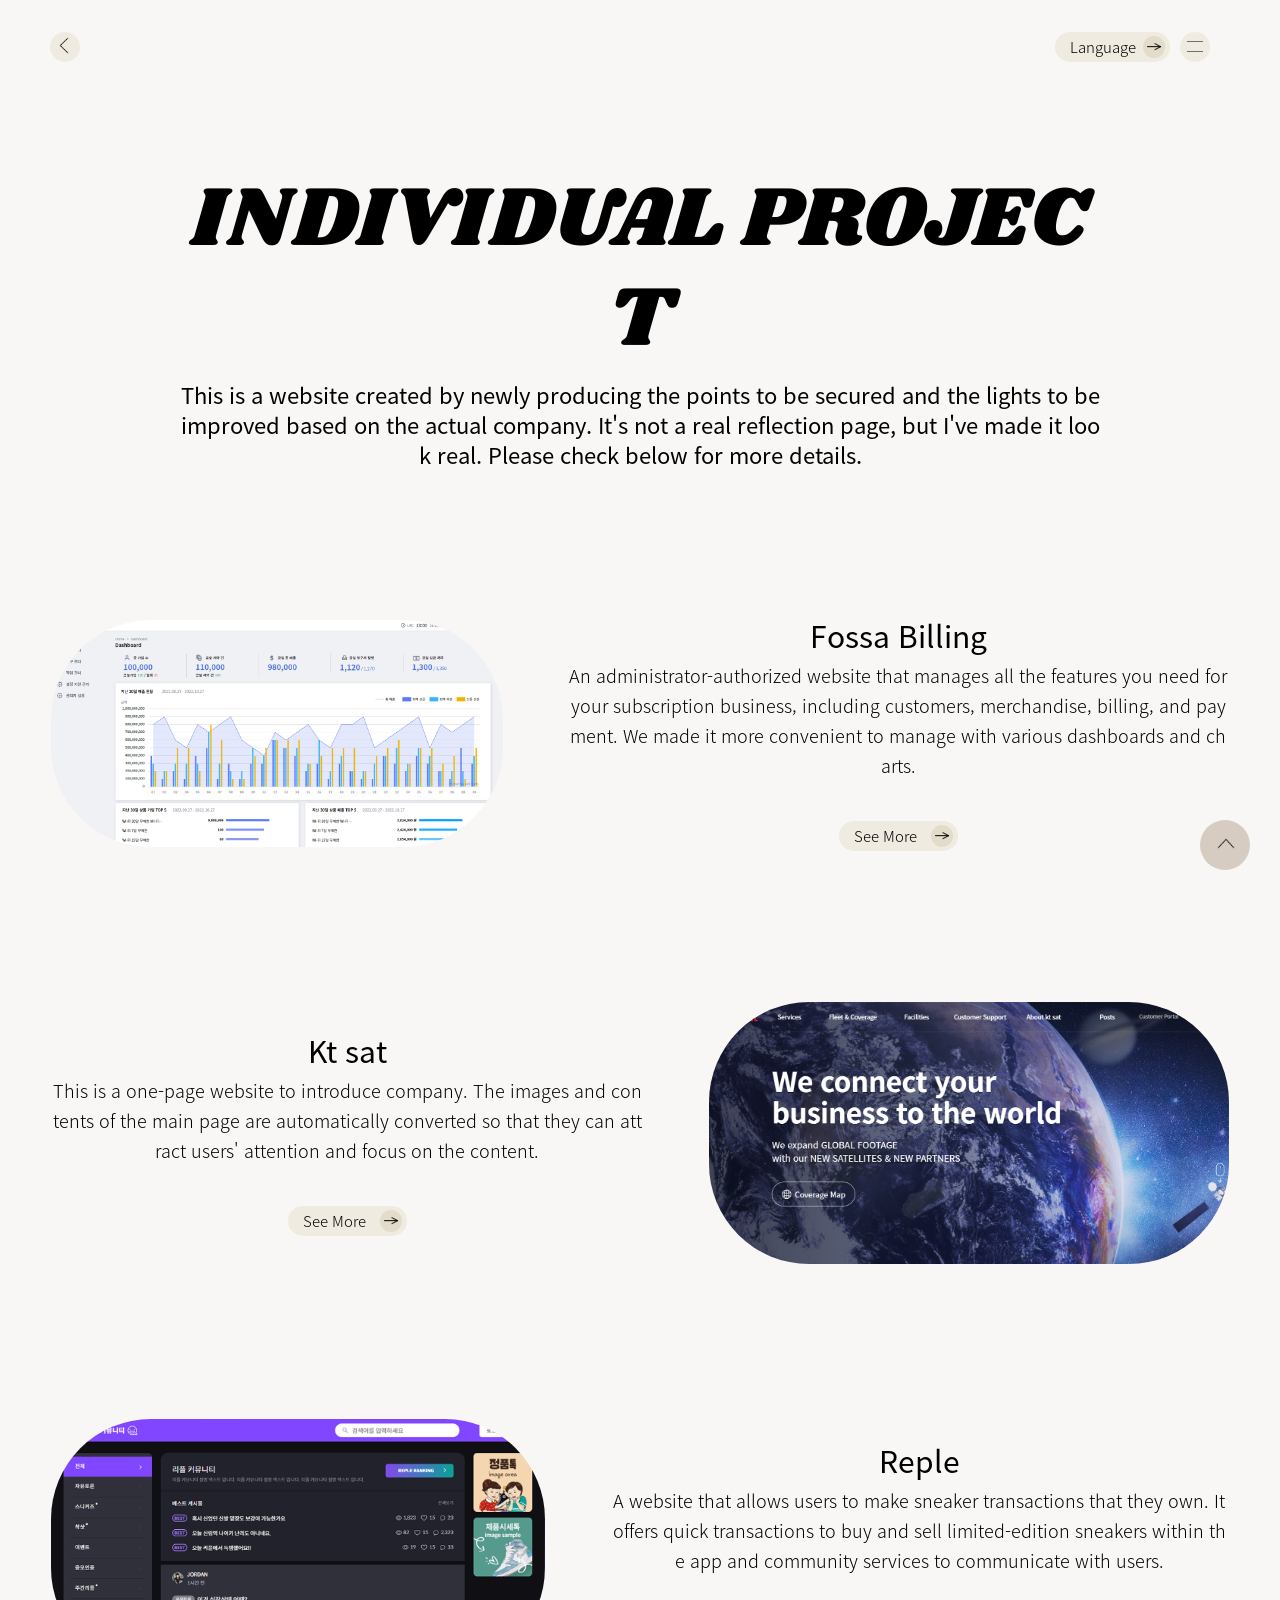
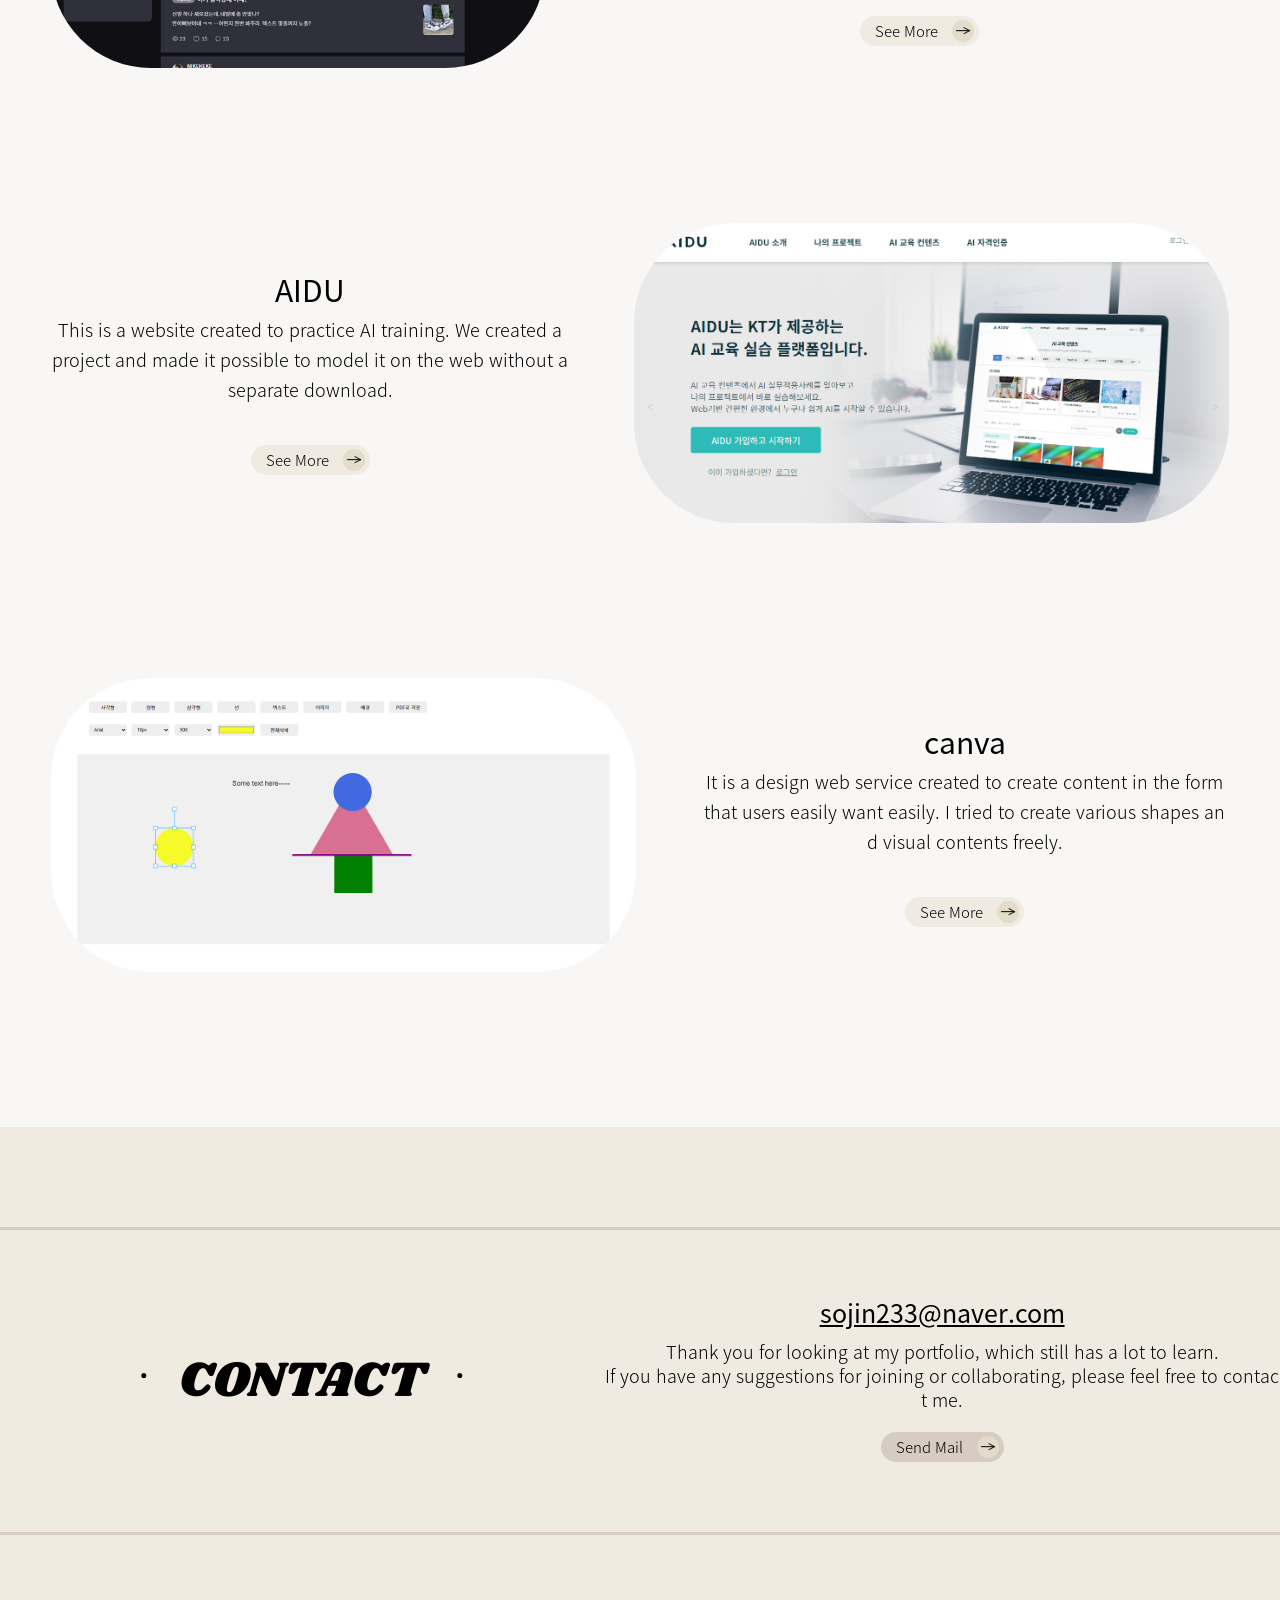
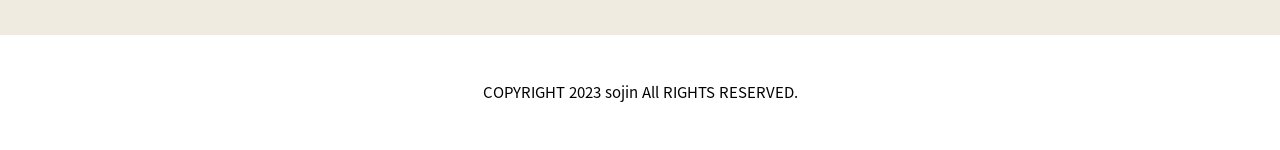
<file: html/en/project_en.html>
<!DOCTYPE html>
<html lang="ko">
    <head>
        <meta charset="UTF-8" />
        <meta name="viewport" content="width=device-width, initial-scale=1.0, maximum-scale=1, minimum-scale=1" />
        <title>project</title>
        <link rel="stylesheet" href="../../css/import.css" />
        <script src="../../js/common.js"></script>
        <script src="../../js/scroll.js"></script>
        <script src="https://unpkg.com/swiper@8/swiper-bundle.min.js"></script>
    </head>
    <body class="project">
        <header>
            <nav>
                <div class="wrap">
                    <div class="before">
                        <a href="./index_en.html" class="before_btn">
                            <i class="icon_left"></i>
                        </a>
                    </div>
                    <div class="nav_btns">
                        <div class="select_box mgR10">
                            <button class="label">Language</button>
                            <ul class="optionList">
                                <li class="optionItem">
                                    <a href="../project.html">KR</a>
                                </li>
                                <li class="optionItem">
                                    <a href="../en/project_en.html">EN</a>
                                </li>
                                <li class="optionItem">
                                    <a href="../jp/project_jp.html">JP</a>
                                </li>
                            </ul>
                        </div>
                        <button class="menu_btn">
                            <i class="icon_menu"></i>
                        </button>
                    </div>

                    <div class="dropdown_menu">
                        <ul>
                            <li class="dropdown_txt">
                                <a href="#project">PROJECT PAGE</a>
                            </li>
                            <li class="dropdown_txt">
                                <a href="#video">SHOW VIDEO</a>
                            </li>
                            <li class="dropdown_txt">
                                <a href="#footer">CONTACT ME</a>
                            </li>
                        </ul>
                    </div>
                </div>
            </nav>
        </header>

        <main>
            <div class="wrap">
                <div class="main_tit">
                    <h1>INDIVIDUAL PROJECT</h1>
                    <p>
                        This is a website created by newly producing the points to be secured and the lights to be
                        improved based on the actual company. It's not a real reflection page, but I've made it look
                        real. Please check below for more details.
                    </p>
                </div>
            </div>
        </main>

        <section class="section_03">
            <div class="wrap">
                <ul>
                    <li class="ani_updown">
                        <div class="content">
                            <div class="img_wrap">
                                <img src="../../img/image/fossa_00.png" alt="fossa" />
                            </div>
                            <div class="txt_wrap">
                                <p>Fossa Billing</p>
                                <span>
                                    An administrator-authorized website that manages all the features you need for your
                                    subscription business, including customers, merchandise, billing, and payment. We
                                    made it more convenient to manage with various dashboards and charts.
                                </span>
                                <div class="btn_wrap">
                                    <a href="../../html/en/project/fossa_en.html" class="button_type_01">
                                        <span>See More</span>
                                        <i class="icon_right_arrow"></i>
                                    </a>
                                </div>
                            </div>
                        </div>
                    </li>
                    <li class="ani_updown">
                        <div class="content">
                            <div class="txt_wrap">
                                <p>Kt sat</p>
                                <span>
                                    This is a one-page website to introduce company. The images and contents of the main
                                    page are automatically converted so that they can attract users' attention and focus
                                    on the content.
                                </span>
                                <div class="btn_wrap">
                                    <a href="../../html/en/project/ktsat_en.html" class="button_type_01">
                                        <span>See More</span>
                                        <i class="icon_right_arrow"></i>
                                    </a>
                                </div>
                            </div>
                            <div class="img_wrap">
                                <img src="../../img/image/ktsat_00.png" alt="" />
                            </div>
                        </div>
                    </li>
                    <li class="ani_updown">
                        <div class="content">
                            <div class="img_wrap">
                                <img src="../../img/image/reple_00.png" alt="" />
                            </div>
                            <div class="txt_wrap">
                                <p>Reple</p>
                                <span>
                                    A website that allows users to make sneaker transactions that they own. It offers
                                    quick transactions to buy and sell limited-edition sneakers within the app and
                                    community services to communicate with users.
                                </span>
                                <div class="btn_wrap">
                                    <a href="../../html/en/project/reple_en.html" class="button_type_01">
                                        <span>See More</span>
                                        <i class="icon_right_arrow"></i>
                                    </a>
                                </div>
                            </div>
                        </div>
                    </li>
                    <li class="ani_updown">
                        <div class="content">
                            <div class="txt_wrap">
                                <p>AIDU</p>
                                <span>
                                    This is a website created to practice AI training. We created a project and made it
                                    possible to model it on the web without a separate download.
                                </span>
                                <div class="btn_wrap">
                                    <a href="../../html/en/project/aidu_en.html" class="button_type_01">
                                        <span>See More</span>
                                        <i class="icon_right_arrow"></i>
                                    </a>
                                </div>
                            </div>
                            <div class="img_wrap">
                                <img src="../../img/image/aidu_00.png" alt="" />
                            </div>
                        </div>
                    </li>
                    <li class="ani_updown">
                        <div class="content">
                            <div class="img_wrap">
                                <img src="../../img/image/canva_00.png" alt="canva" />
                            </div>
                            <div class="txt_wrap">
                                <p>canva</p>
                                <span>
                                    It is a design web service created to create content in the form that users easily
                                    want easily. I tried to create various shapes and visual contents freely.
                                </span>
                                <div class="btn_wrap">
                                    <a href="../../html/en/project/canva_en.html" class="button_type_01">
                                        <span>See More</span>
                                        <i class="icon_right_arrow"></i>
                                    </a>
                                </div>
                            </div>
                        </div>
                    </li>
                </ul>
            </div>
        </section>

        <footer id="footer" class="type_01">
            <div class="contact_wrap">
                <div class="wrap">
                    <div class="tit">
                        <h5>ㆍ CONTACT ㆍ</h5>
                    </div>
                    <div class="sub">
                        <p>sojin233@naver.com</p>
                        <span>
                            Thank you for looking at my portfolio, which still has a lot to learn.<br />
                            If you have any suggestions for joining or collaborating, please feel free to contact me.
                        </span>
                        <div class="btn">
                            <a href="mailto:sojin233@naver.com" class="button_type_01">
                                <span>Send Mail</span>
                                <i class="icon_right_arrow"></i>
                            </a>
                        </div>
                    </div>
                </div>
            </div>
            <div class="copyright_wrap">
                <div class="wrap">
                    <p>COPYRIGHT 2023 sojin All RIGHTS RESERVED.</p>
                </div>
            </div>
        </footer>

        <div class="go_top">
            <button class="topBtn">
                <i class="icon_top"></i>
            </button>
        </div>
    </body>
</html>
</file>
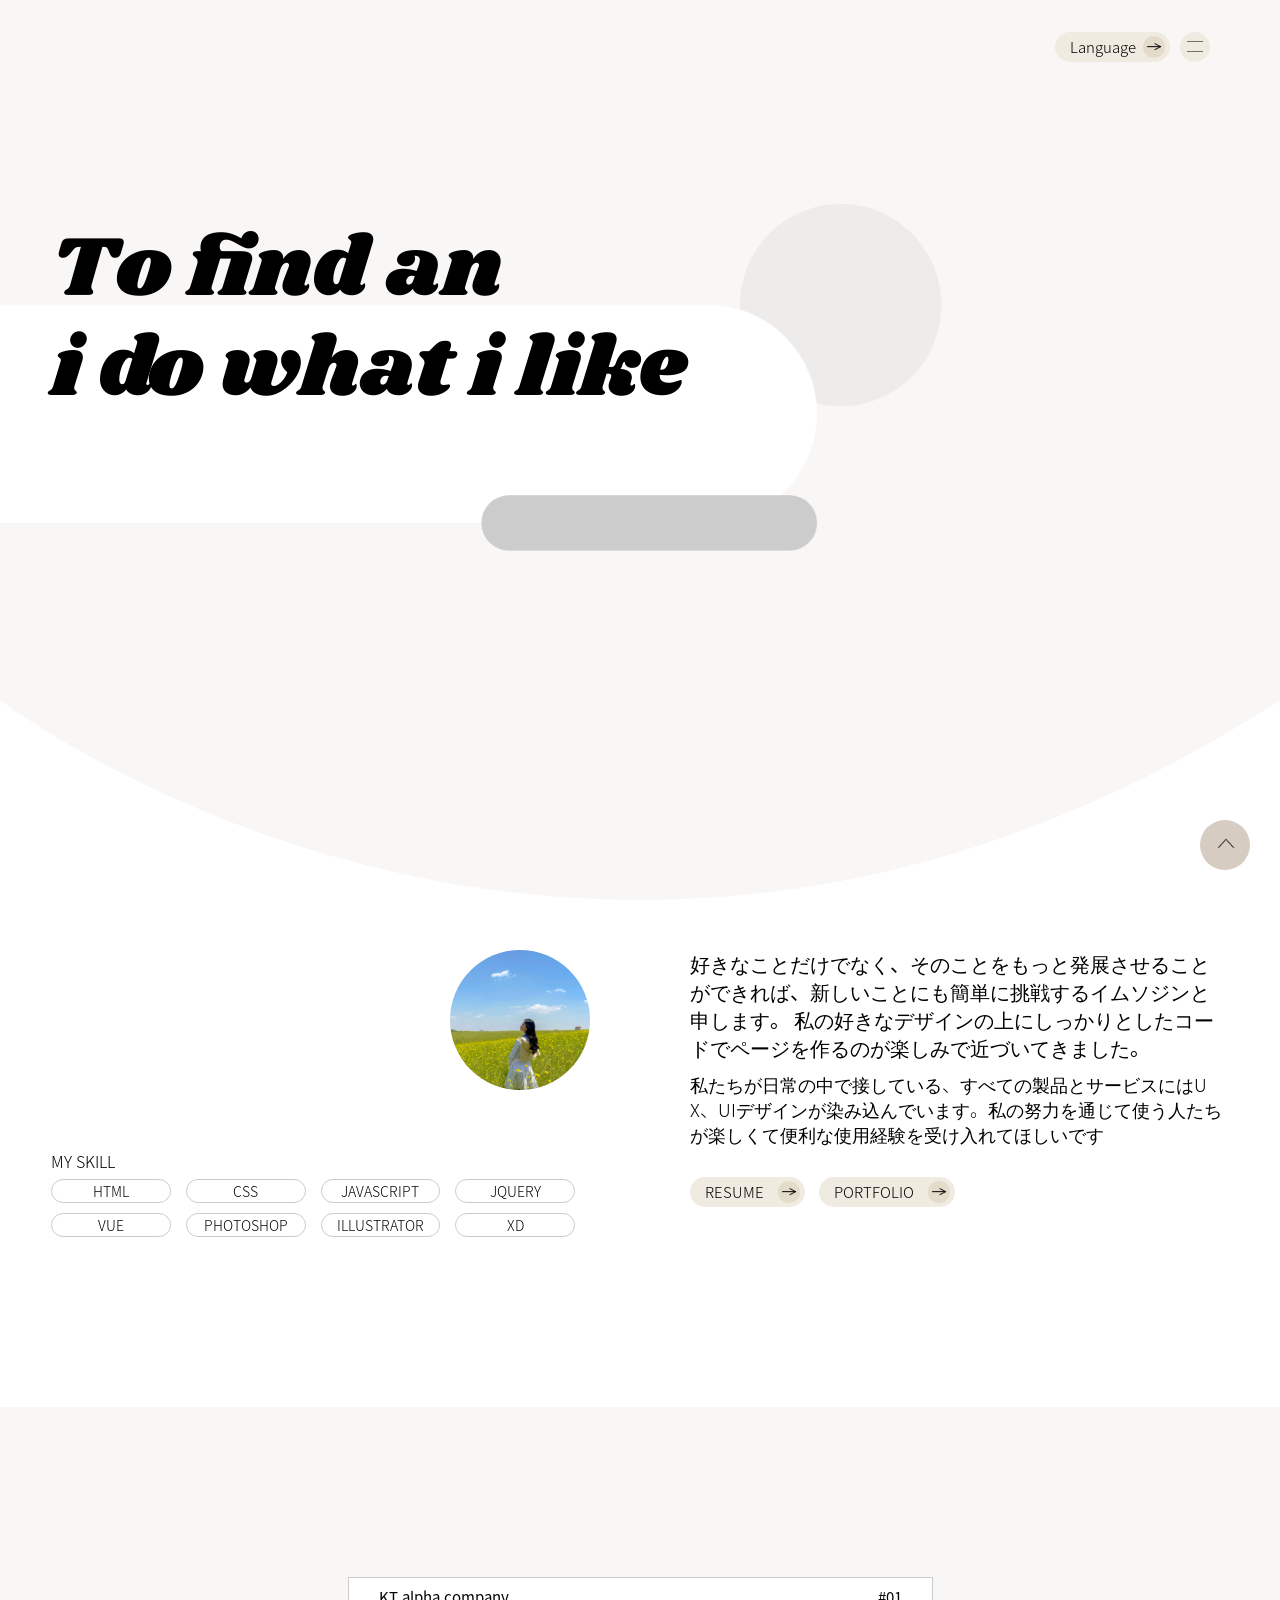
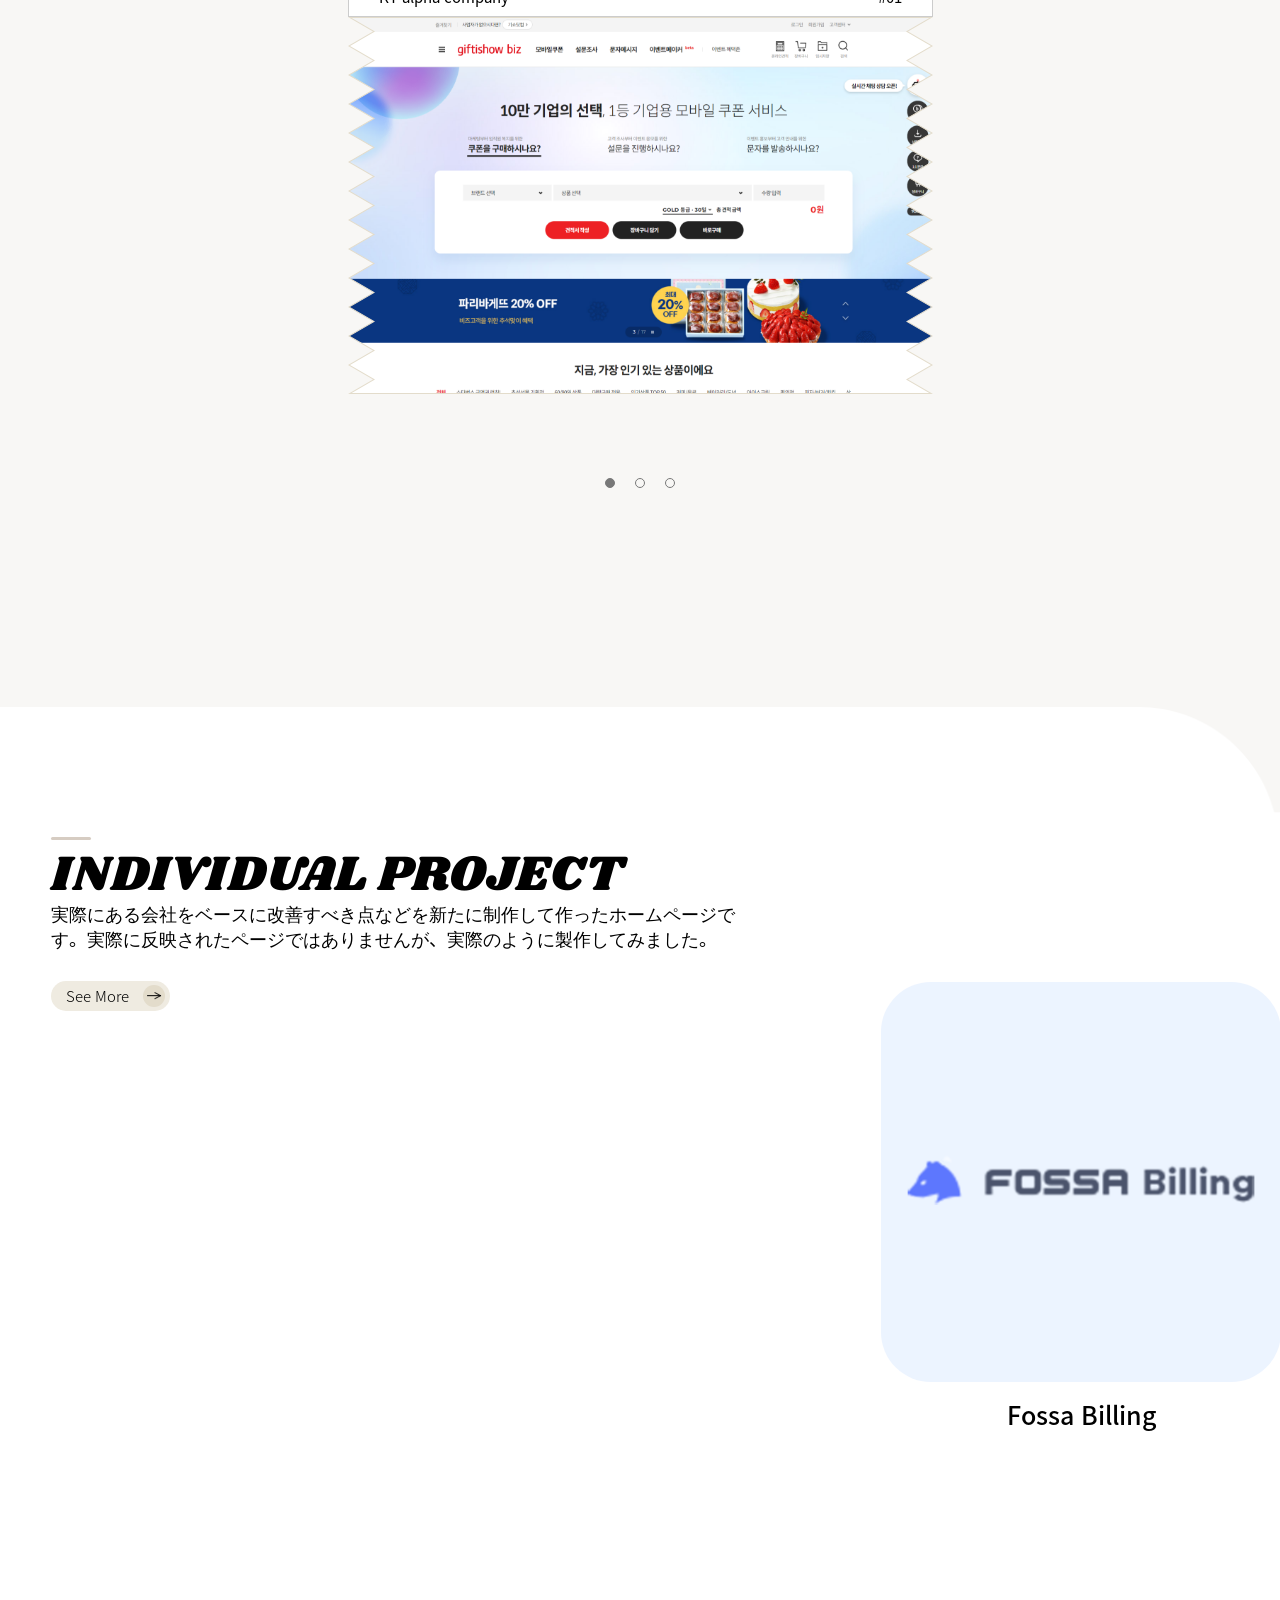
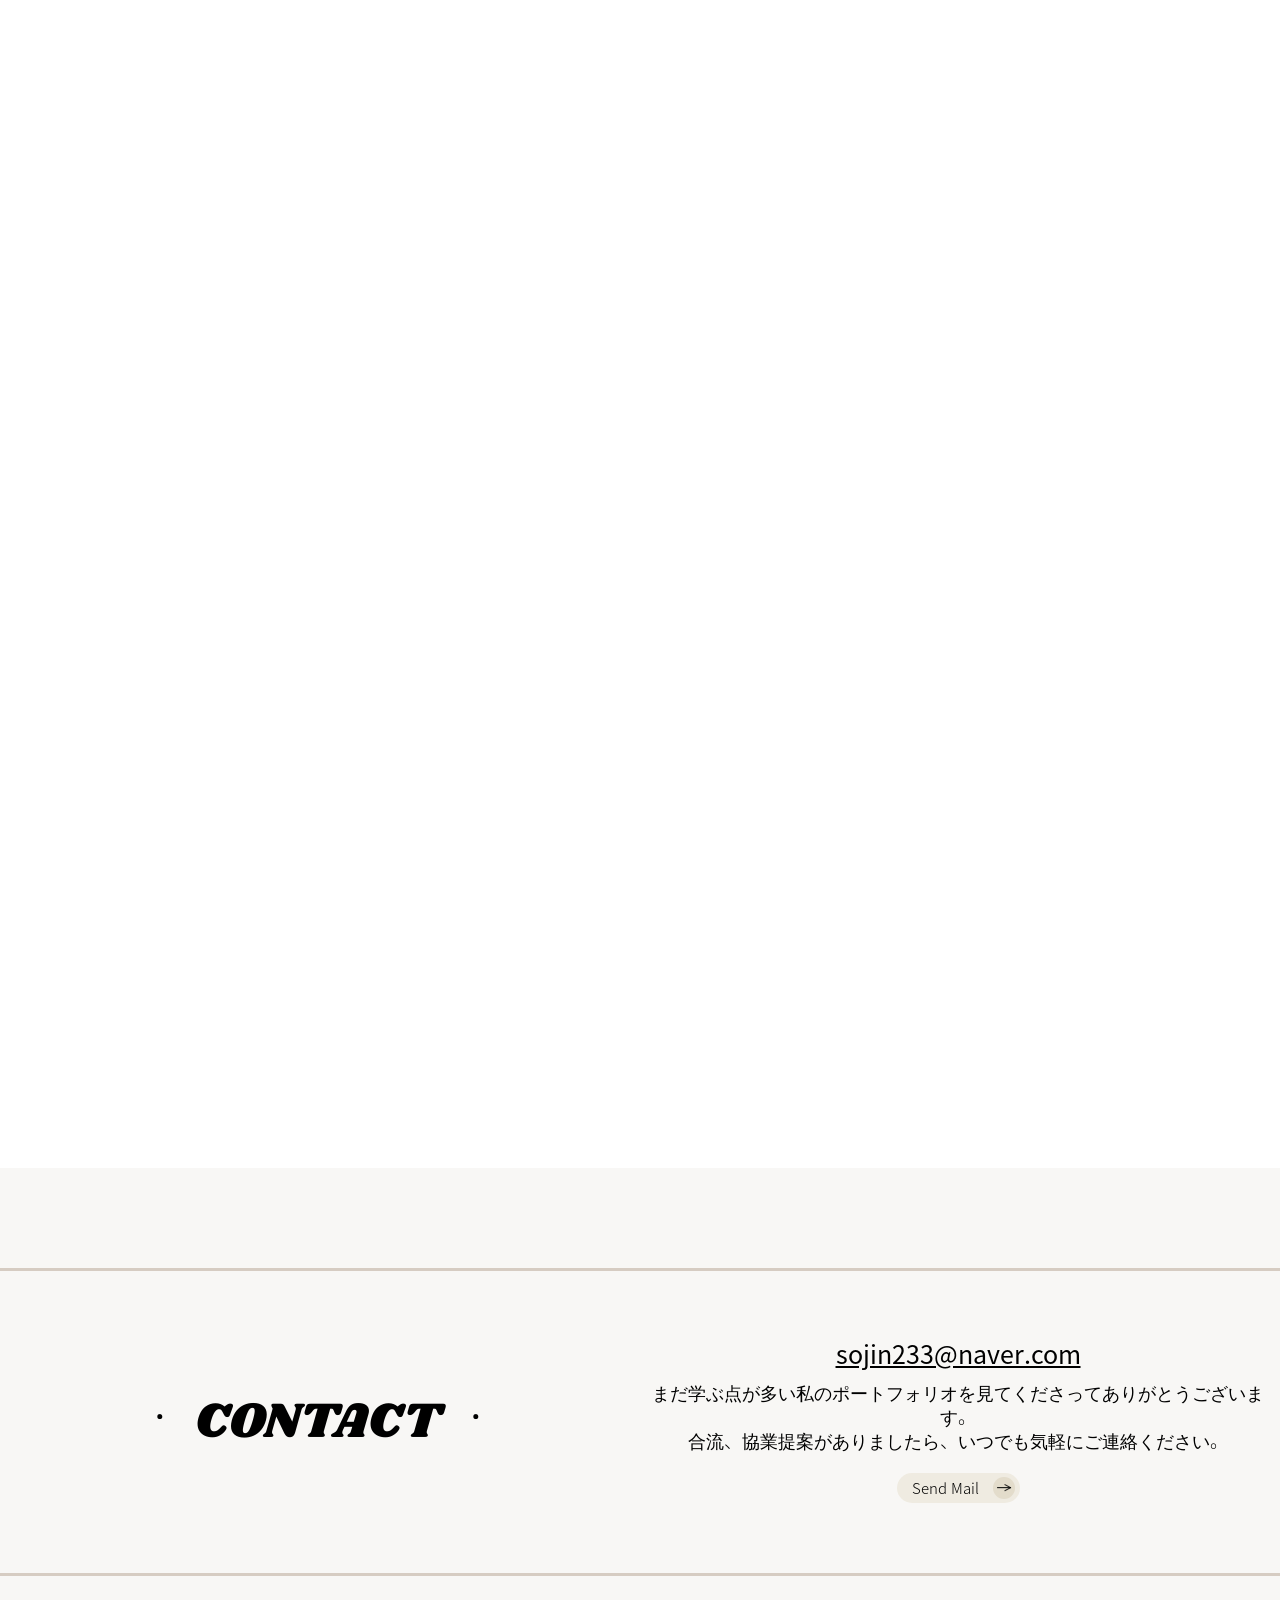
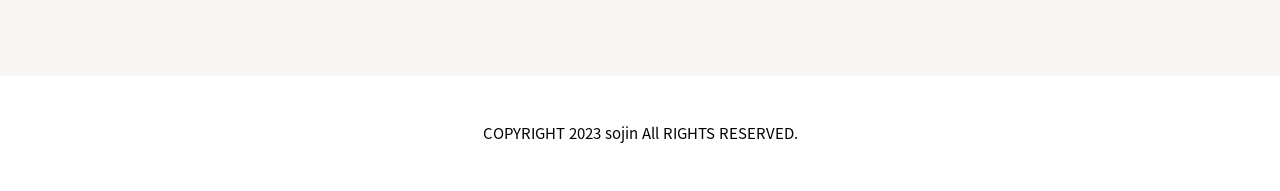
<file: html/jp/index_jp.html>
<!DOCTYPE html>
<html lang="ko">
    <head>
        <meta charset="UTF-8" />
        <meta name="viewport" content="width=device-width, initial-scale=1.0, maximum-scale=1, minimum-scale=1" />
        <title>main page</title>
        <link rel="stylesheet" href="../../css/import.css" />
        <script src="../../js/common.js"></script>
        <script src="../../js/scroll.js"></script>
        <script src="https://unpkg.com/swiper@8/swiper-bundle.min.js"></script>
        <style>
            body {
                height: 200vh;
            }
        </style>
    </head>
    <body>
        <header>
            <nav>
                <div class="wrap">
                    <div class="nav_btns">
                        <div class="select_box mgR10">
                            <button class="label">Language</button>
                            <ul class="optionList">
                                <li class="optionItem">
                                    <a href="../../html/index.html">KR</a>
                                </li>
                                <li class="optionItem">
                                    <a href="../../html/en/index_en.html">EN</a>
                                </li>
                                <li class="optionItem">
                                    <a href="../../html/jp/index_jp.html">JP</a>
                                </li>
                            </ul>
                        </div>
                        <button class="menu_btn">
                            <i class="icon_menu"></i>
                        </button>
                    </div>

                    <div class="dropdown_menu">
                        <ul>
                            <li class="dropdown_txt">
                                <a href="#main">MAIN</a>
                            </li>
                            <li class="dropdown_txt">
                                <a href="#section_01">ABOUT ME</a>
                            </li>
                            <li class="dropdown_txt">
                                <a href="#section_02">PROJECT WORK</a>
                            </li>
                            <li class="dropdown_txt">
                                <a href="#section_03">DESIGN WORK</a>
                            </li>
                            <li class="dropdown_txt">
                                <a href="#footer">CONTACT US</a>
                            </li>
                        </ul>
                    </div>
                </div>
            </nav>
        </header>
        <main id="main">
            <div class="wrap">
                <div class="main_tit">
                    <h1>
                        To find an <br />
                        i do what i like
                    </h1>
                </div>
            </div>
            <div class="main_img_wrap">
                <img src="../../img/image/curve.png" alt="MainFt" />
            </div>
        </main>

        <section id="section_01" class="ani_updown">
            <div class="wrap">
                <div class="section_wrap">
                    <div class="img_box">
                        <div class="img">
                            <img src="../../img/image/my_img.jpg" alt="Profile" />
                        </div>
                        <div class="skill_wrap">
                            <p>MY SKILL</p>
                            <div class="skills">
                                <ul>
                                    <li>
                                        <div class="button_type_02">
                                            <span>HTML</span>
                                        </div>
                                    </li>
                                    <li>
                                        <div class="button_type_02">
                                            <span>CSS</span>
                                        </div>
                                    </li>
                                    <li>
                                        <div class="button_type_02">
                                            <span>JAVASCRIPT</span>
                                        </div>
                                    </li>
                                    <li>
                                        <div class="button_type_02">
                                            <span>JQUERY</span>
                                        </div>
                                    </li>
                                    <li>
                                        <div class="button_type_02">
                                            <span>VUE</span>
                                        </div>
                                    </li>
                                    <li>
                                        <div class="button_type_02">
                                            <span>PHOTOSHOP</span>
                                        </div>
                                    </li>
                                    <li>
                                        <div class="button_type_02">
                                            <span>ILLUSTRATOR</span>
                                        </div>
                                    </li>
                                    <li>
                                        <div class="button_type_02">
                                            <span>XD</span>
                                        </div>
                                    </li>
                                </ul>
                            </div>
                        </div>
                    </div>

                    <div class="text_box">
                        <p>
                            好きなことだけでなく、そのことをもっと発展させることができれば、新しいことにも簡単に挑戦するイムソジンと申します。
                            私の好きなデザインの上にしっかりとしたコードでページを作るのが楽しみで近づいてきました。
                        </p>
                        <span class="mgT10 tit">
                            私たちが日常の中で接している、すべての製品とサービスにはUX、UIデザインが染み込んでいます。私の努力を通じて使う人たちが楽しくて便利な使用経験を受け入れてほしいです
                        </span>
                        <div class="btn">
                            <a
                                href="https://enormous-tumble-bf8.notion.site/883c50cf28da4fc3be136478b97c55ac?pvs=4"
                                class="button_type_01 mgT30"
                            >
                                <span>RESUME</span>
                                <i class="icon_right_arrow"></i>
                            </a>
                            <a href="../../img/Portfolio.pdf" class="button_type_01 mgT30" style="margin-left: 10px">
                                <span>PORTFOLIO</span>
                                <i class="icon_right_arrow"></i>
                            </a>
                        </div>
                    </div>
                </div>
            </div>
        </section>

        <section id="section_02" class="ani_updown">
            <div class="wrap">
                <div class="swiper">
                    <ul class="swiper-wrapper">
                        <li class="swiper-slide">
                            <div class="main_txt" style="left: 40px">
                                <h3>gift show</h3>
                                <span>KT alpha company</span>
                            </div>
                            <div class="main_img">
                                <div class="line">
                                    <p>KT alpha company</p>
                                    <span>#01</span>
                                </div>
                                <div class="img_wrap">
                                    <a href="../jp/project/giftshow_jp.html">
                                        <img src="../../img/image/project_site_01.png" alt="project01" />
                                    </a>
                                </div>
                            </div>
                            <div class="sub_txt">
                                <p>
                                    <em>Gift Show Bizプロジェクトは</em><br />
                                    いつでもどこでも好きな商品をプレゼントできるメッセージ型ギフトサービスを提供するウェブサイトです。
                                    購入者が簡単かつ円滑にオンラインショッピング体験を提供できるように製作しました。
                                </p>
                                <a href="../jp/project/giftshow_jp.html" class="button_type_01">
                                    <span>See More</span>
                                    <i class="icon_right_arrow"></i>
                                </a>
                            </div>
                        </li>
                        <li class="swiper-slide">
                            <div class="main_txt">
                                <h3>Green Theater</h3>
                                <span>green theater company</span>
                            </div>
                            <div class="main_img">
                                <div class="line">
                                    <p>Green Theater company</p>
                                    <span>#03</span>
                                </div>
                                <div class="img_wrap">
                                    <a href="../jp/project/greenTheater_jp.html">
                                        <img src="../../img/image/project_site_03.png" alt="project03" />
                                    </a>
                                </div>
                            </div>
                            <div class="sub_txt">
                                <p>
                                    <em>グリーンシアタープロジェクトは</em><br />
                                    別途のプログラムなしでウェブサイトを通じて演劇公演を楽しめるウェブサイトです。遠くにいる人が訪れるのが難しい時に実感したコンテンツでメタバス公演場を体験するためのサイトです。
                                </p>
                                <a href="../jp/project/greenTheater_jp.html" class="button_type_01">
                                    <span>See More</span>
                                    <i class="icon_right_arrow"></i>
                                </a>
                            </div>
                        </li>
                        <li class="swiper-slide">
                            <div class="main_txt" style="left: 130px">
                                <h3>ncomz</h3>
                                <span>ncomz company</span>
                            </div>
                            <div class="main_img">
                                <div class="line">
                                    <p>ncomz company</p>
                                    <span>#03</span>
                                </div>
                                <div class="img_wrap">
                                    <a href="../jp/project/ncomz_jp.html">
                                        <img src="../../img/image/project_site_02.png" alt="project03" />
                                    </a>
                                </div>
                            </div>
                            <div class="sub_txt">
                                <p>
                                    <em>Ncomzプロジェクトは</em><br />
                                    企業を紹介するためのウェブサイトです。アニメーション効果とともに完璧なバランスを示し、訪問者が退屈する暇なく注目を集め、コンテンツに集中できるように製作しました。
                                </p>
                                <a href="../jp/project/ncomz_jp.html" class="button_type_01">
                                    <span>See More</span>
                                    <i class="icon_right_arrow"></i>
                                </a>
                            </div>
                        </li>
                    </ul>
                </div>
            </div>
            <div class="swiper-pagination"></div>
        </section>

        <section id="section_04">
            <div class="wrap">
                <div class="scroll_container">
                    <div class="container">
                        <ul>
                            <li>
                                <div class="main_tit">
                                    <h3>INDIVIDUAL PROJECT</h3>
                                    <p>
                                        実際にある会社をベースに改善すべき点などを新たに制作して作ったホームページです。実際に反映されたページではありませんが、実際のように製作してみました。
                                    </p>
                                    <div class="btn_wrap">
                                        <a href="../jp/project_jp.html" class="button_type_01">
                                            <span>See More</span>
                                            <i class="icon_right_arrow"></i>
                                        </a>
                                    </div>
                                </div>
                            </li>
                            <li>
                                <a href="../jp/project/fossa_jp.html">
                                    <div class="img_wrap">
                                        <img
                                            class="thumbnail"
                                            src="../../img/image/project_img_04.png"
                                            alt="individualPj04"
                                        />
                                    </div>
                                    <p>Fossa Billing</p>
                                </a>
                            </li>
                            <li>
                                <a href="../jp/project/ktsat_jp.html">
                                    <div class="img_wrap">
                                        <img
                                            class="thumbnail"
                                            src="../../img/image/project_img_02.png"
                                            alt="individualPj02"
                                        />
                                    </div>
                                    <p>kt sat</p>
                                </a>
                            </li>
                            <li>
                                <a href="../jp/project/reple_jp.html">
                                    <div class="img_wrap">
                                        <img
                                            class="thumbnail"
                                            src="../../img/image/project_img_03.png"
                                            alt="individualPj03"
                                        />
                                    </div>
                                    <p>Reple</p>
                                </a>
                            </li>
                            <li>
                                <a href="../jp/project/aidu_jp.html">
                                    <div class="img_wrap">
                                        <img
                                            class="thumbnail"
                                            src="../../img/image/project_img_01.png"
                                            alt="individualPj01"
                                        />
                                    </div>
                                    <p>AIDU</p>
                                </a>
                            </li>
                            <li>
                                <a href="../jp/project/canva_jp.html">
                                    <div class="img_wrap">
                                        <img
                                            class="thumbnail"
                                            src="../../img/image/project_img_05.png"
                                            alt="individualPj05"
                                        />
                                    </div>
                                    <p>Canva</p>
                                </a>
                            </li>
                            <li></li>
                        </ul>
                    </div>
                </div>
            </div>
        </section>

        <footer id="footer">
            <div class="contact_wrap">
                <div class="wrap">
                    <div class="tit">
                        <h5>ㆍ CONTACT ㆍ</h5>
                    </div>
                    <div class="sub">
                        <p>sojin233@naver.com</p>
                        <span>
                            まだ学ぶ点が多い私のポートフォリオを見てくださってありがとうございます。<br />
                            合流、協業提案がありましたら、いつでも気軽にご連絡ください。
                        </span>
                        <div class="btn">
                            <a href="mailto:sojin233@naver.com" class="button_type_01">
                                <span>Send Mail</span>
                                <i class="icon_right_arrow"></i>
                            </a>
                        </div>
                    </div>
                </div>
            </div>
            <div class="copyright_wrap">
                <div class="wrap">
                    <p>COPYRIGHT 2023 sojin All RIGHTS RESERVED.</p>
                </div>
            </div>
        </footer>

        <div class="go_top">
            <button class="topBtn">
                <i class="icon_top"></i>
            </button>
        </div>
    </body>
    <script>
        window.addEventListener('load', function () {
            var main_scroll = document.querySelector('.main_img_wrap');
            window.addEventListener('scroll', function () {
                var value = 1 + window.scrollY / -600;
                main_scroll.style.transform = `scaleY(${value})`;
            });
        });
    </script>
</html>
</file>
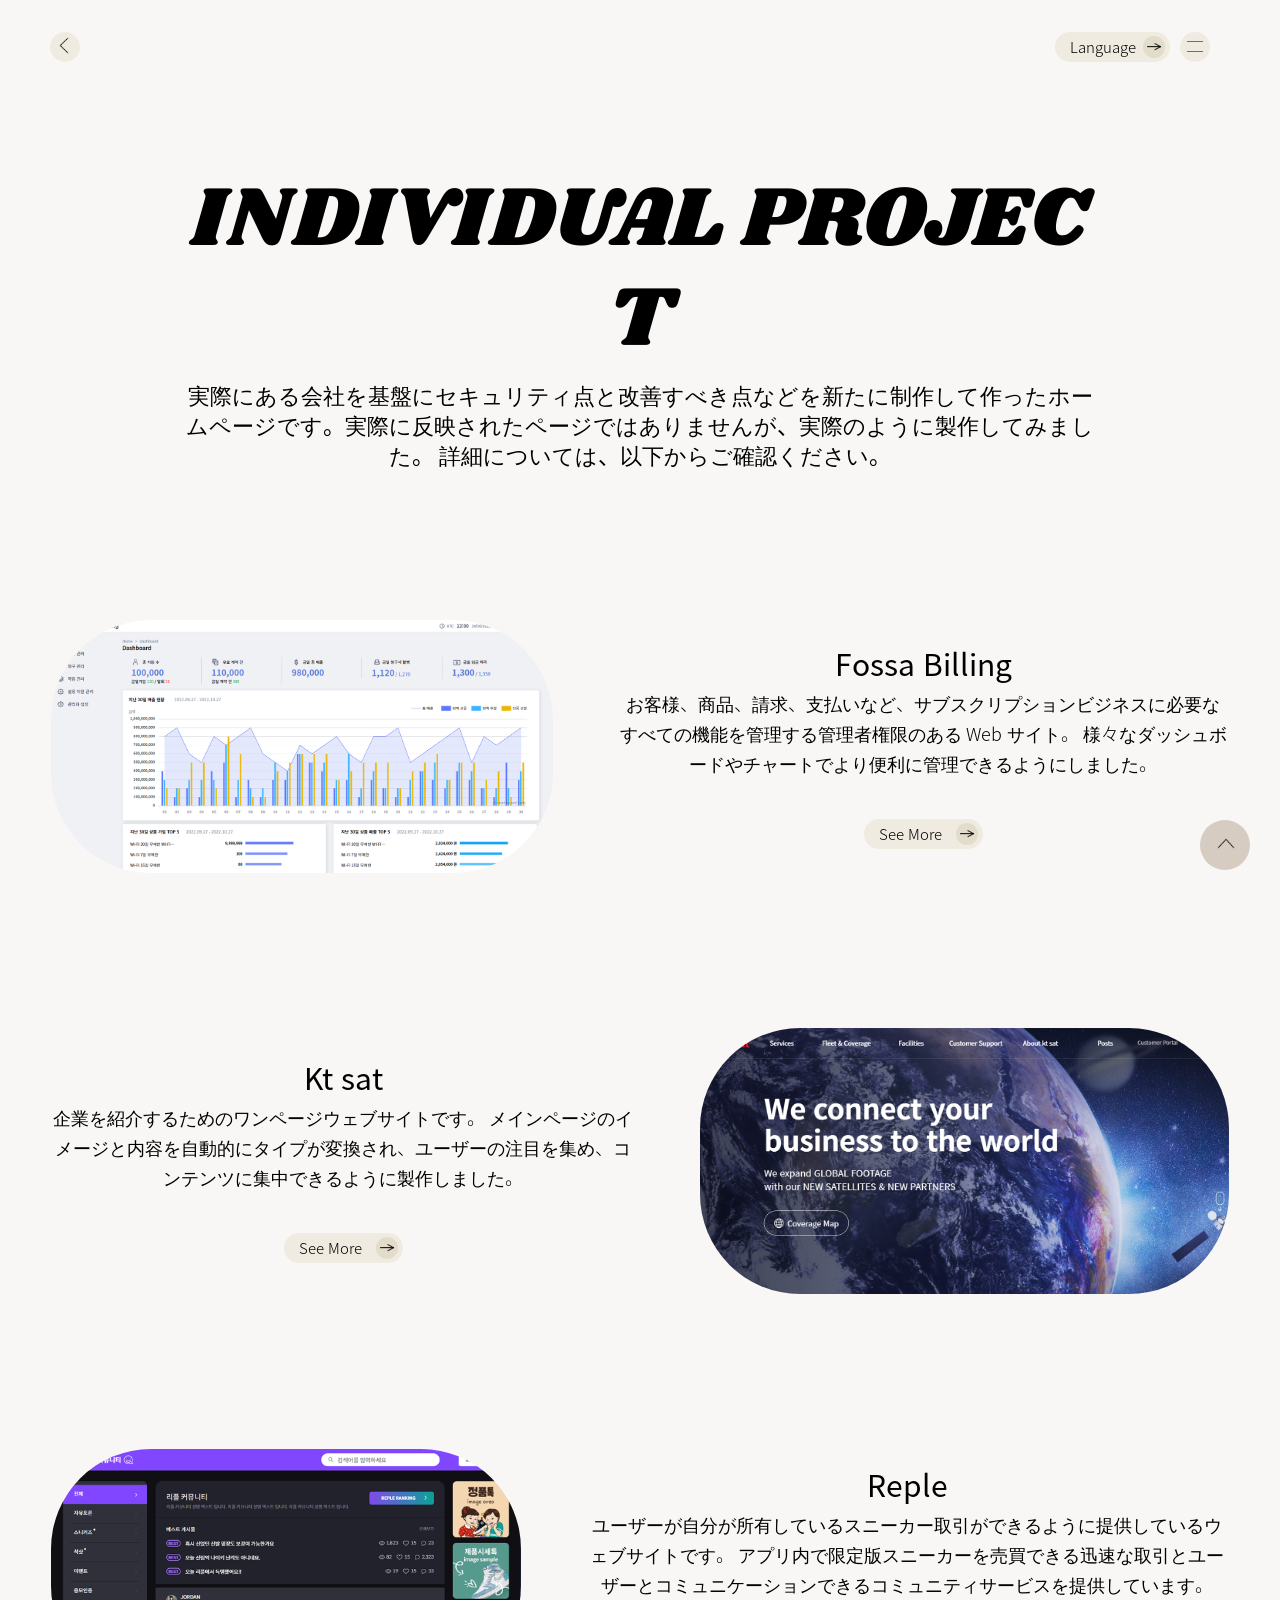
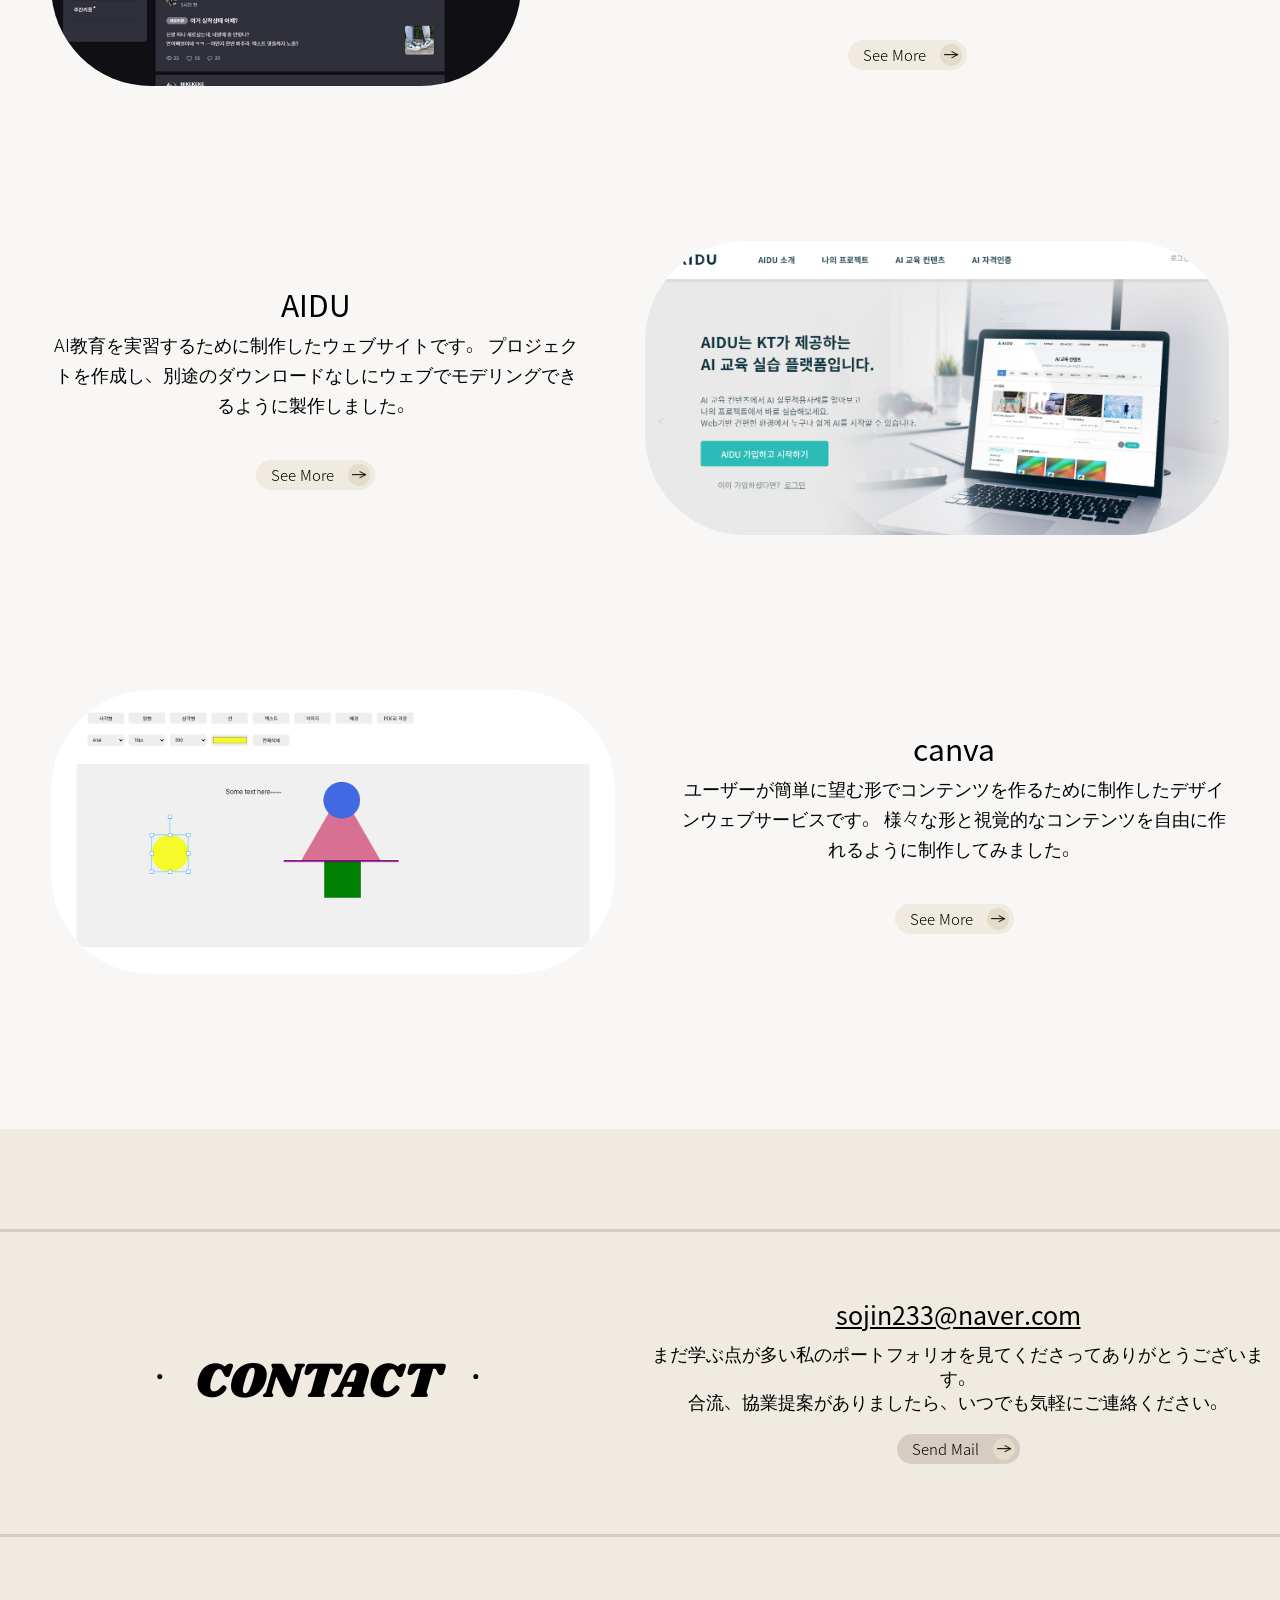
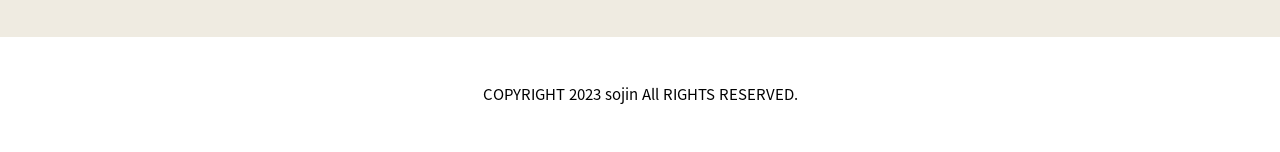
<file: html/jp/project_jp.html>
<!DOCTYPE html>
<html lang="ko">
    <head>
        <meta charset="UTF-8" />
        <meta name="viewport" content="width=device-width, initial-scale=1.0, maximum-scale=1, minimum-scale=1" />
        <title>project</title>
        <link rel="stylesheet" href="../../css/import.css" />
        <script src="../../js/common.js"></script>
        <script src="../../js/scroll.js"></script>
        <script src="https://unpkg.com/swiper@8/swiper-bundle.min.js"></script>
    </head>
    <body class="project">
        <header>
            <nav>
                <div class="wrap">
                    <div class="before">
                        <a href="./index_jp.html" class="before_btn">
                            <i class="icon_left"></i>
                        </a>
                    </div>
                    <div class="nav_btns">
                        <div class="select_box mgR10">
                            <button class="label">Language</button>
                            <ul class="optionList">
                                <li class="optionItem">
                                    <a href="../project.html">KR</a>
                                </li>
                                <li class="optionItem">
                                    <a href="../en/project_en.html">EN</a>
                                </li>
                                <li class="optionItem">
                                    <a href="../jp/project_jp.html">JP</a>
                                </li>
                            </ul>
                        </div>
                        <button class="menu_btn">
                            <i class="icon_menu"></i>
                        </button>
                    </div>

                    <div class="dropdown_menu">
                        <ul>
                            <li class="dropdown_txt">
                                <a href="#project">PROJECT PAGE</a>
                            </li>
                            <li class="dropdown_txt">
                                <a href="#video">SHOW VIDEO</a>
                            </li>
                            <li class="dropdown_txt">
                                <a href="#footer">CONTACT ME</a>
                            </li>
                        </ul>
                    </div>
                </div>
            </nav>
        </header>

        <main>
            <div class="wrap">
                <div class="main_tit">
                    <h1>INDIVIDUAL PROJECT</h1>
                    <p>
                        実際にある会社を基盤にセキュリティ点と改善すべき点などを新たに制作して作ったホームページです。実際に反映されたページではありませんが、実際のように製作してみました。
                        詳細については、以下からご確認ください。
                    </p>
                </div>
            </div>
        </main>

        <section class="section_03">
            <div class="wrap">
                <ul>
                    <li class="ani_updown">
                        <div class="content">
                            <div class="img_wrap">
                                <img src="../../img/image/fossa_00.png" alt="fossa" />
                            </div>
                            <div class="txt_wrap">
                                <p>Fossa Billing</p>
                                <span>
                                    お客様、商品、請求、支払いなど、サブスクリプションビジネスに必要なすべての機能を管理する管理者権限のある
                                    Web サイト。 様々なダッシュボードやチャートでより便利に管理できるようにしました。
                                </span>
                                <div class="btn_wrap">
                                    <a href="../jp/project/fossa_jp.html" class="button_type_01">
                                        <span>See More</span>
                                        <i class="icon_right_arrow"></i>
                                    </a>
                                </div>
                            </div>
                        </div>
                    </li>
                    <li class="ani_updown">
                        <div class="content">
                            <div class="txt_wrap">
                                <p>Kt sat</p>
                                <span>
                                    企業を紹介するためのワンページウェブサイトです。
                                    メインページのイメージと内容を自動的にタイプが変換され、ユーザーの注目を集め、コンテンツに集中できるように製作しました。
                                </span>
                                <div class="btn_wrap">
                                    <a href="../jp/project/ktsat_jp.html" class="button_type_01">
                                        <span>See More</span>
                                        <i class="icon_right_arrow"></i>
                                    </a>
                                </div>
                            </div>
                            <div class="img_wrap">
                                <img src="../../img/image/ktsat_00.png" alt="" />
                            </div>
                        </div>
                    </li>
                    <li class="ani_updown">
                        <div class="content">
                            <div class="img_wrap">
                                <img src="../../img/image/reple_00.png" alt="" />
                            </div>
                            <div class="txt_wrap">
                                <p>Reple</p>
                                <span>
                                    ユーザーが自分が所有しているスニーカー取引ができるように提供しているウェブサイトです。
                                    アプリ内で限定版スニーカーを売買できる迅速な取引とユーザーとコミュニケーションできるコミュニティサービスを提供しています。
                                </span>
                                <div class="btn_wrap">
                                    <a href="../jp/project/reple_jp.html" class="button_type_01">
                                        <span>See More</span>
                                        <i class="icon_right_arrow"></i>
                                    </a>
                                </div>
                            </div>
                        </div>
                    </li>
                    <li class="ani_updown">
                        <div class="content">
                            <div class="txt_wrap">
                                <p>AIDU</p>
                                <span>
                                    AI教育を実習するために制作したウェブサイトです。
                                    プロジェクトを作成し、別途のダウンロードなしにウェブでモデリングできるように製作しました。
                                </span>
                                <div class="btn_wrap">
                                    <a href="../jp/project/aidu_jp.html" class="button_type_01">
                                        <span>See More</span>
                                        <i class="icon_right_arrow"></i>
                                    </a>
                                </div>
                            </div>
                            <div class="img_wrap">
                                <img src="../../img/image/aidu_00.png" alt="" />
                            </div>
                        </div>
                    </li>
                    <li class="ani_updown">
                        <div class="content">
                            <div class="img_wrap">
                                <img src="../../img/image/canva_00.png" alt="canva" />
                            </div>
                            <div class="txt_wrap">
                                <p>canva</p>
                                <span>
                                    ユーザーが簡単に望む形でコンテンツを作るために制作したデザインウェブサービスです。
                                    様々な形と視覚的なコンテンツを自由に作れるように制作してみました。
                                </span>
                                <div class="btn_wrap">
                                    <a href="../jp/project/canva_jp.html" class="button_type_01">
                                        <span>See More</span>
                                        <i class="icon_right_arrow"></i>
                                    </a>
                                </div>
                            </div>
                        </div>
                    </li>
                </ul>
            </div>
        </section>

        <footer id="footer" class="type_01">
            <div class="contact_wrap">
                <div class="wrap">
                    <div class="tit">
                        <h5>ㆍ CONTACT ㆍ</h5>
                    </div>
                    <div class="sub">
                        <p>sojin233@naver.com</p>
                        <span>
                            まだ学ぶ点が多い私のポートフォリオを見てくださってありがとうございます。<br />
                            合流、協業提案がありましたら、いつでも気軽にご連絡ください。
                        </span>
                        <div class="btn">
                            <a href="mailto:sojin233@naver.com" class="button_type_01">
                                <span>Send Mail</span>
                                <i class="icon_right_arrow"></i>
                            </a>
                        </div>
                    </div>
                </div>
            </div>
            <div class="copyright_wrap">
                <div class="wrap">
                    <p>COPYRIGHT 2023 sojin All RIGHTS RESERVED.</p>
                </div>
            </div>
        </footer>

        <div class="go_top">
            <button class="topBtn">
                <i class="icon_top"></i>
            </button>
        </div>
    </body>
</html>
</file>
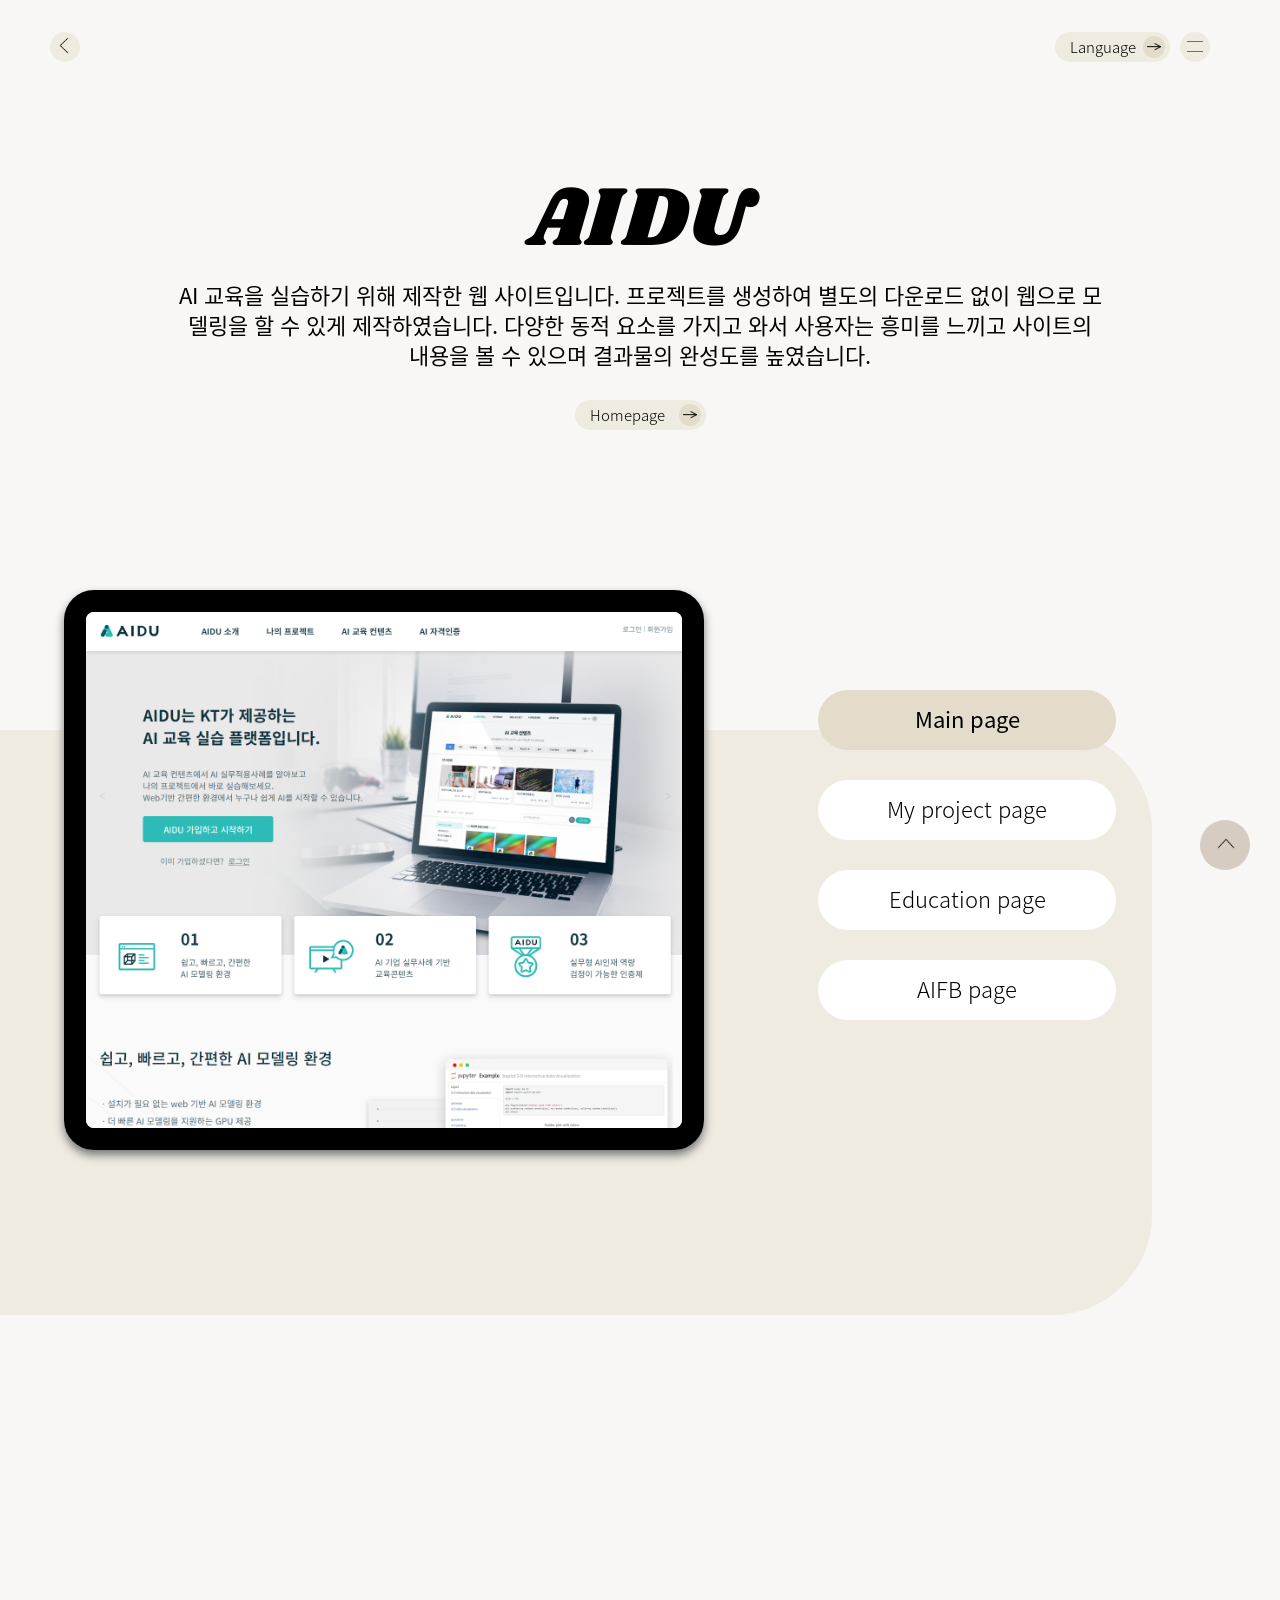
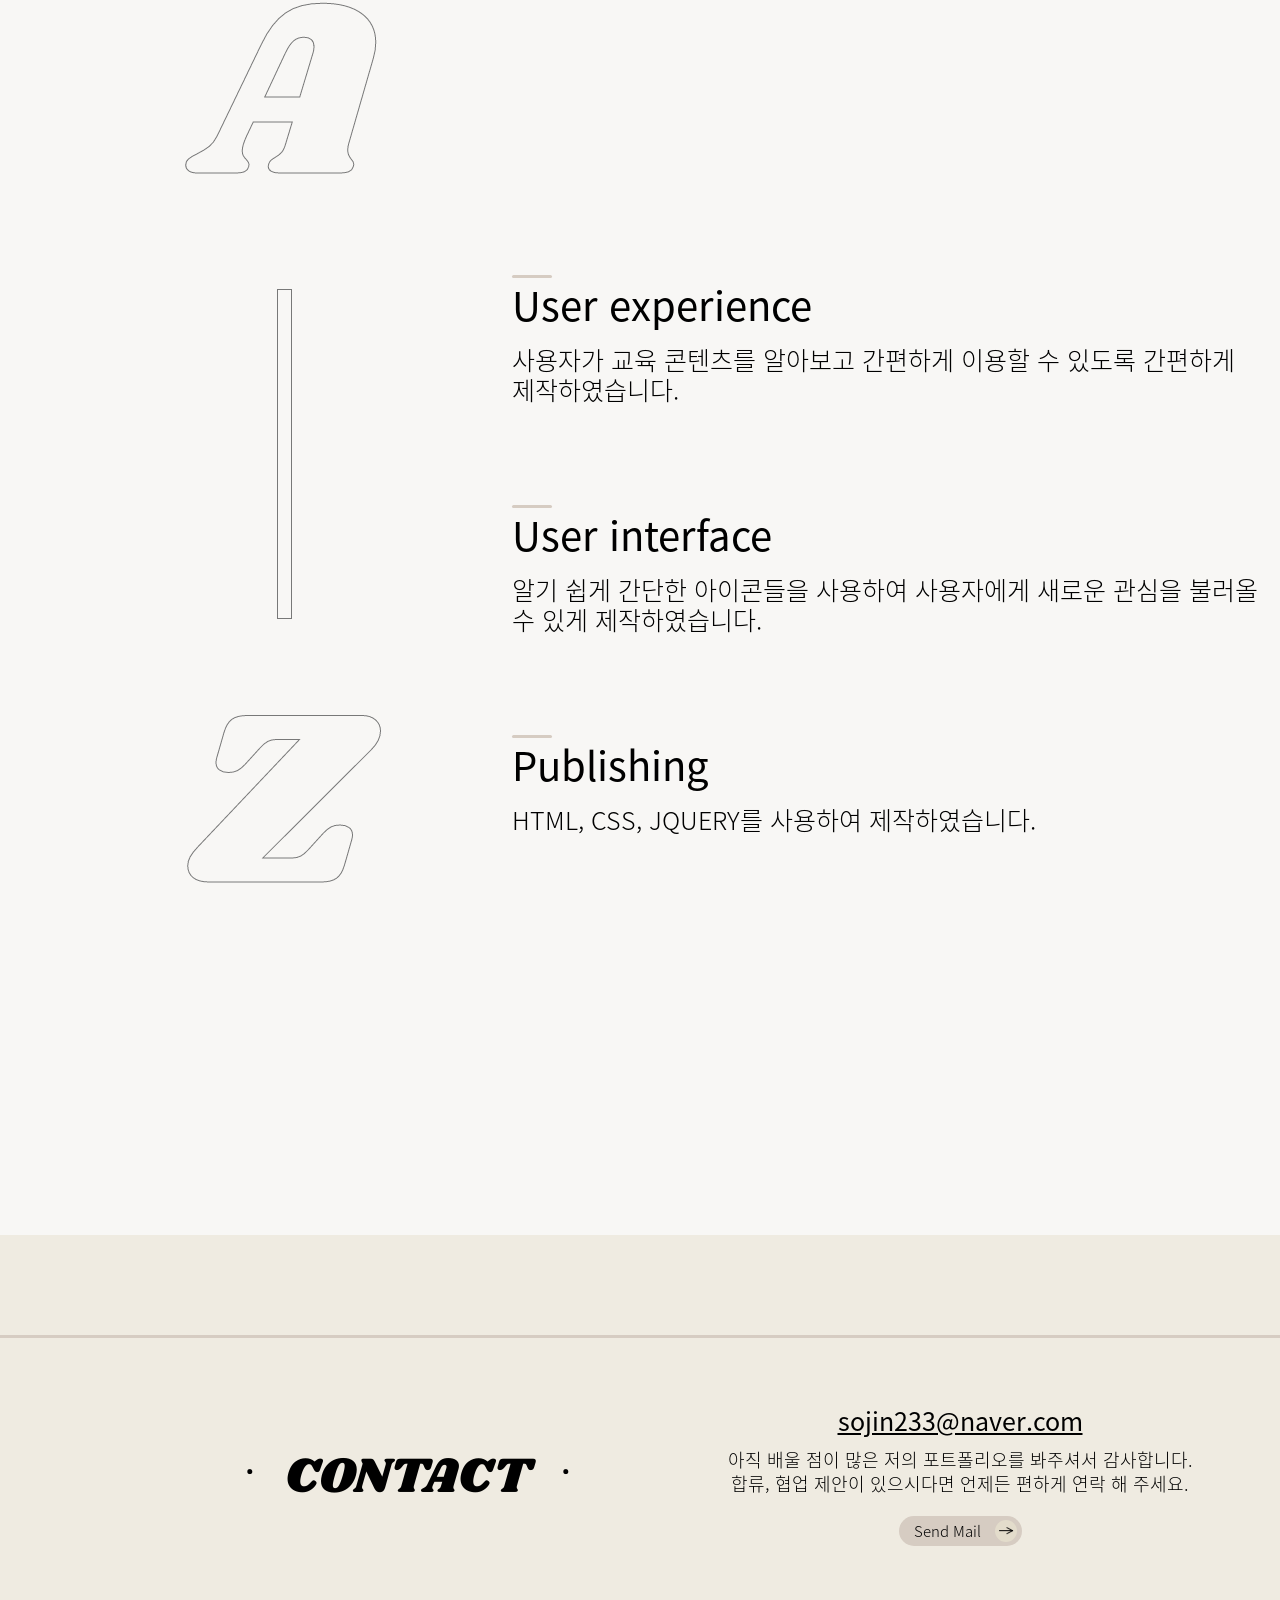
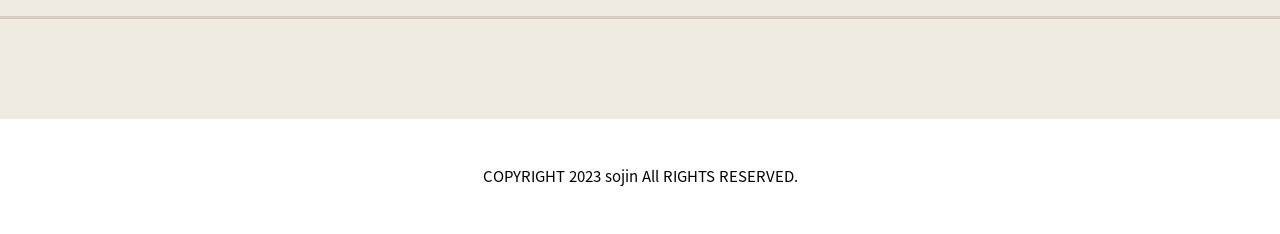
<file: html/project/aidu.html>
<!DOCTYPE html>
<html lang="ko">
    <head>
        <meta charset="UTF-8" />
        <meta name="viewport" content="width=device-width, initial-scale=1.0, maximum-scale=1, minimum-scale=1" />
        <title>aidu project</title>
        <link rel="stylesheet" href="../../css/import.css" />
        <script src="../../js/common.js"></script>
        <script src="../../js/scroll.js"></script>
        <script src="https://unpkg.com/swiper@8/swiper-bundle.min.js"></script>
    </head>
    <body class="project">
        <header>
            <nav>
                <div class="wrap">
                    <div class="before">
                        <a href="../index.html" class="before_btn">
                            <i class="icon_left"></i>
                        </a>
                    </div>
                    <div class="nav_btns">
                        <div class="select_box mgR10">
                            <button class="label">Language</button>
                            <ul class="optionList">
                                <li class="optionItem">
                                    <a href="../project/aidu.html">KR</a>
                                </li>
                                <li class="optionItem">
                                    <a href="../en/project/aidu_en.html">EN</a>
                                </li>
                                <li class="optionItem">
                                    <a href="../jp/project/aidu_jp.html">JP</a>
                                </li>
                            </ul>
                        </div>
                        <button class="menu_btn">
                            <i class="icon_menu"></i>
                        </button>
                    </div>

                    <div class="dropdown_menu">
                        <ul>
                            <li class="dropdown_txt">
                                <a href="#project">PROJECT PAGE</a>
                            </li>
                            <li class="dropdown_txt">
                                <a href="#video">SHOW VIDEO</a>
                            </li>
                            <li class="dropdown_txt">
                                <a href="#footer">CONTACT ME</a>
                            </li>
                        </ul>
                    </div>
                </div>
            </nav>
        </header>

        <main>
            <div class="wrap">
                <div class="main_tit">
                    <h1>AIDU</h1>
                    <p>
                        AI 교육을 실습하기 위해 제작한 웹 사이트입니다. 프로젝트를 생성하여 별도의 다운로드 없이 웹으로
                        모델링을 할 수 있게 제작하였습니다. 다양한 동적 요소를 가지고 와서 사용자는 흥미를 느끼고
                        사이트의 내용을 볼 수 있으며 결과물의 완성도를 높였습니다.
                    </p>
                </div>
                <div class="btn_wrap">
                    <a href="https://sojin86.github.io/aidu/html/main_pg.html" class="button_type_01">
                        <span>Homepage</span>
                        <i class="icon_right_arrow"></i>
                    </a>
                </div>
            </div>
        </main>

        <section class="section_01 ani_updown">
            <div class="wrap">
                <div class="content" id="project">
                    <div class="tab_menu">
                        <div class="show_site not_scroll">
                            <div class="img_box active">
                                <img src="../../img/image/aidu_01.png" alt="page01" />
                            </div>
                            <div class="img_box">
                                <img src="../../img/image/aidu_02.png" alt="page02" />
                            </div>
                            <div class="img_box">
                                <img src="../../img/image/aidu_03.png" alt="page03" />
                            </div>
                            <div class="img_box">
                                <img src="../../img/image/aidu_04.png" alt="page04" />
                            </div>
                        </div>
                        <ul class="btn_wrap">
                            <li class="active">
                                <button class="button_type_03">
                                    <span>Main page</span>
                                </button>
                            </li>
                            <li>
                                <button class="button_type_03">
                                    <span>My project page</span>
                                </button>
                            </li>
                            <li>
                                <button class="button_type_03">
                                    <span>Education page</span>
                                </button>
                            </li>
                            <li>
                                <button class="button_type_03">
                                    <span>AIFB page</span>
                                </button>
                            </li>
                        </ul>
                    </div>
                </div>
            </div>
        </section>

        <section class="section_02 ani_updown" id="video">
            <div class="content">
                <div class="video_wrap">
                    <video src="../../img/video/video_01.mp4" autoplay loop muted playsinline></video>
                </div>
                <div class="txt_wrap">
                    <ul>
                        <li class="ani_updown">
                            <p>User experience</p>
                            <span>
                                사용자가 교육 콘텐츠를 알아보고 간편하게 이용할 수 있도록 간편하게 제작하였습니다.
                            </span>
                        </li>
                        <li class="ani_updown">
                            <p>User interface</p>
                            <span>
                                알기 쉽게 간단한 아이콘들을 사용하여 사용자에게 새로운 관심을 불러올 수 있게
                                제작하였습니다.
                            </span>
                        </li>
                        <li class="ani_updown">
                            <p>Publishing</p>
                            <span>HTML, CSS, JQUERY를 사용하여 제작하였습니다.</span>
                        </li>
                    </ul>
                </div>
            </div>
            <div class="letter_wrap">
                <div class="wrap">
                    <div>
                        <div class="en">
                            <i class="icon_a_01"></i>
                        </div>
                        <div class="scroll">
                            <i class="icon_scroll"></i>
                        </div>
                        <div class="en">
                            <i class="icon_z_01"></i>
                        </div>
                    </div>
                    <div class="scoll_show">
                        <div class="en">
                            <i class="icon_a_01"></i>
                        </div>
                        <div class="scroll">
                            <i class="icon_scroll"></i>
                        </div>
                        <div class="en">
                            <i class="icon_z_01"></i>
                        </div>
                    </div>
                </div>
            </div>
        </section>

        <footer id="footer" class="type_01">
            <div class="contact_wrap">
                <div class="wrap">
                    <div class="tit">
                        <h5>ㆍ CONTACT ㆍ</h5>
                    </div>
                    <div class="sub">
                        <p>sojin233@naver.com</p>
                        <span>
                            아직 배울 점이 많은 저의 포트폴리오를 봐주셔서 감사합니다. <br />
                            합류, 협업 제안이 있으시다면 언제든 편하게 연락 해 주세요.
                        </span>
                        <div class="btn">
                            <a href="mailto:sojin233@naver.com" class="button_type_01">
                                <span>Send Mail</span>
                                <i class="icon_right_arrow"></i>
                            </a>
                        </div>
                    </div>
                </div>
            </div>
            <div class="copyright_wrap">
                <div class="wrap">
                    <p>COPYRIGHT 2023 sojin All RIGHTS RESERVED.</p>
                </div>
            </div>
        </footer>

        <div class="go_top">
            <button class="topBtn">
                <i class="icon_top"></i>
            </button>
        </div>
    </body>
    <script>
        window.onscroll = () => {
            // A-Z COLOR
            const bar = document.querySelector('.scoll_show');
            let winScroll = document.documentElement.scrollTop;
            let height = document.documentElement.scrollHeight - document.documentElement.clientHeight;
            let scrolled = (winScroll / height) * 100;
            bar.style.height = scrolled + '%';
        };
    </script>
</html>
</file>
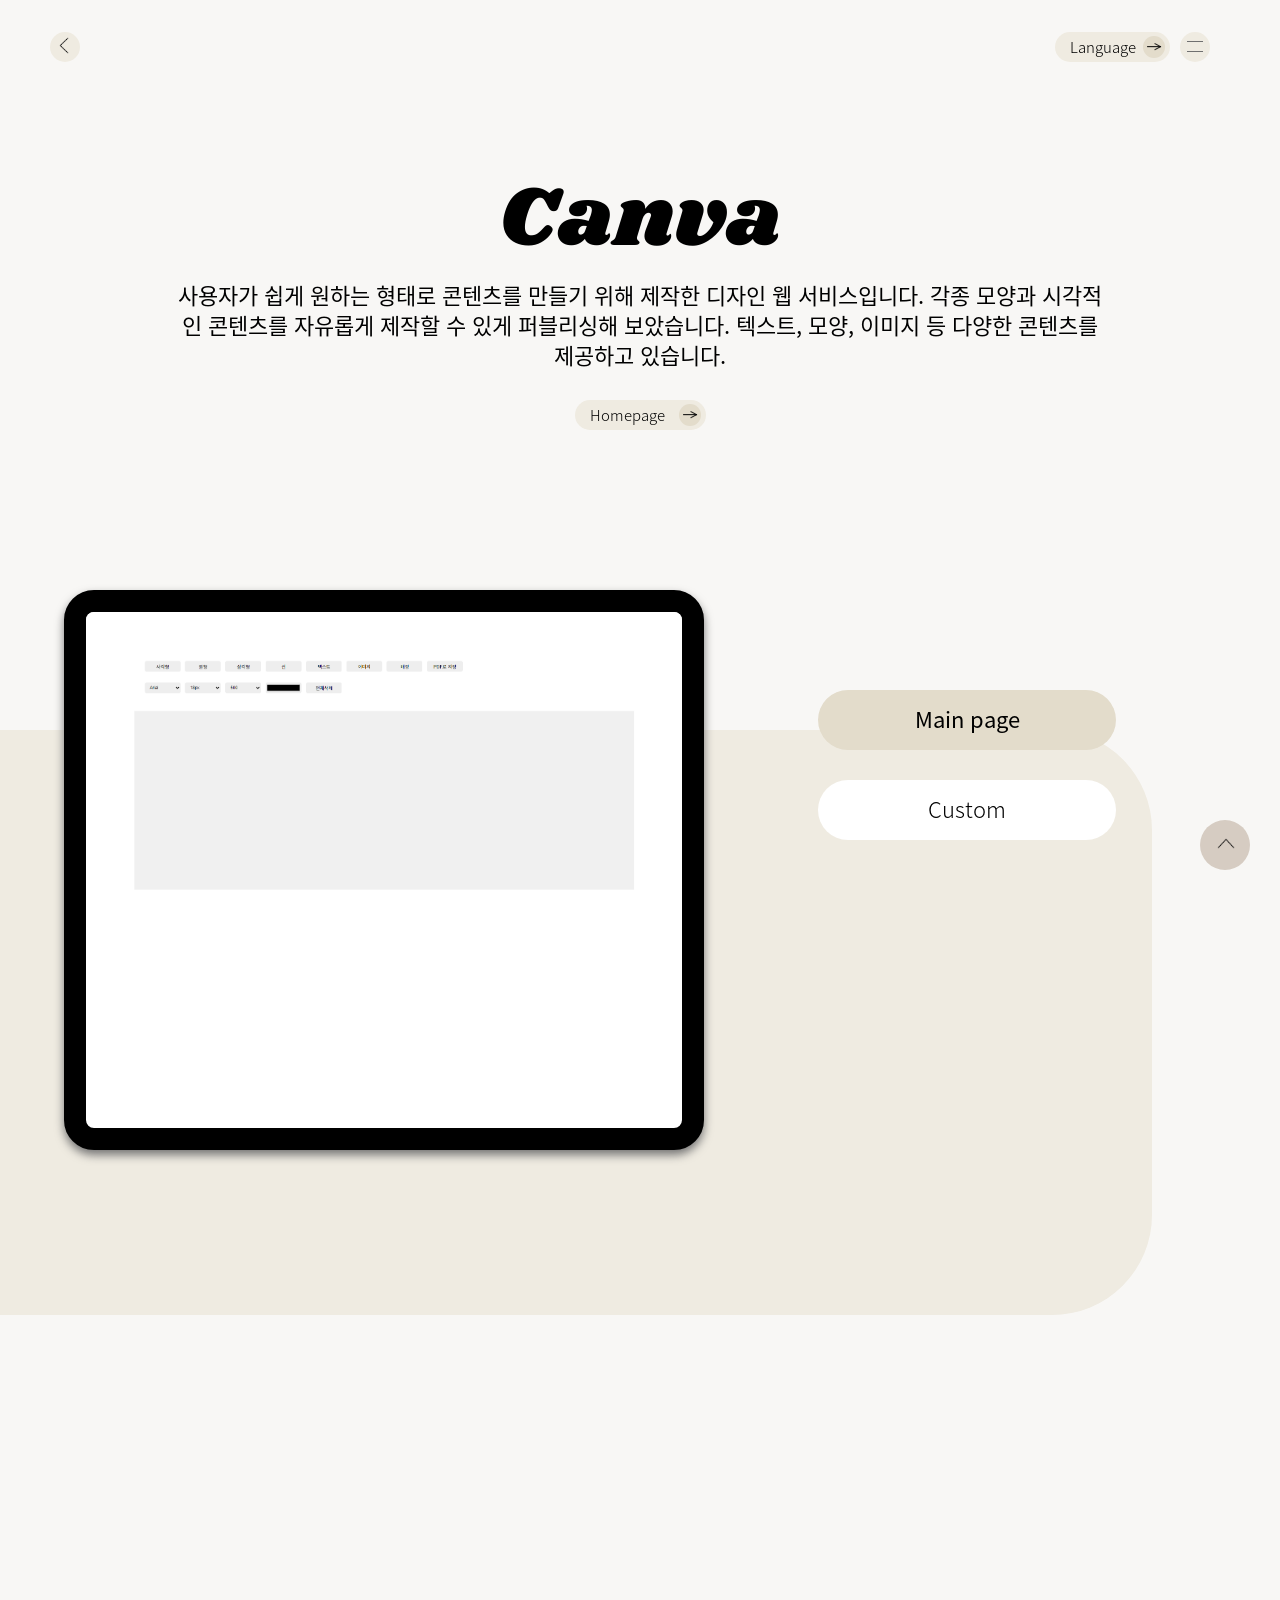
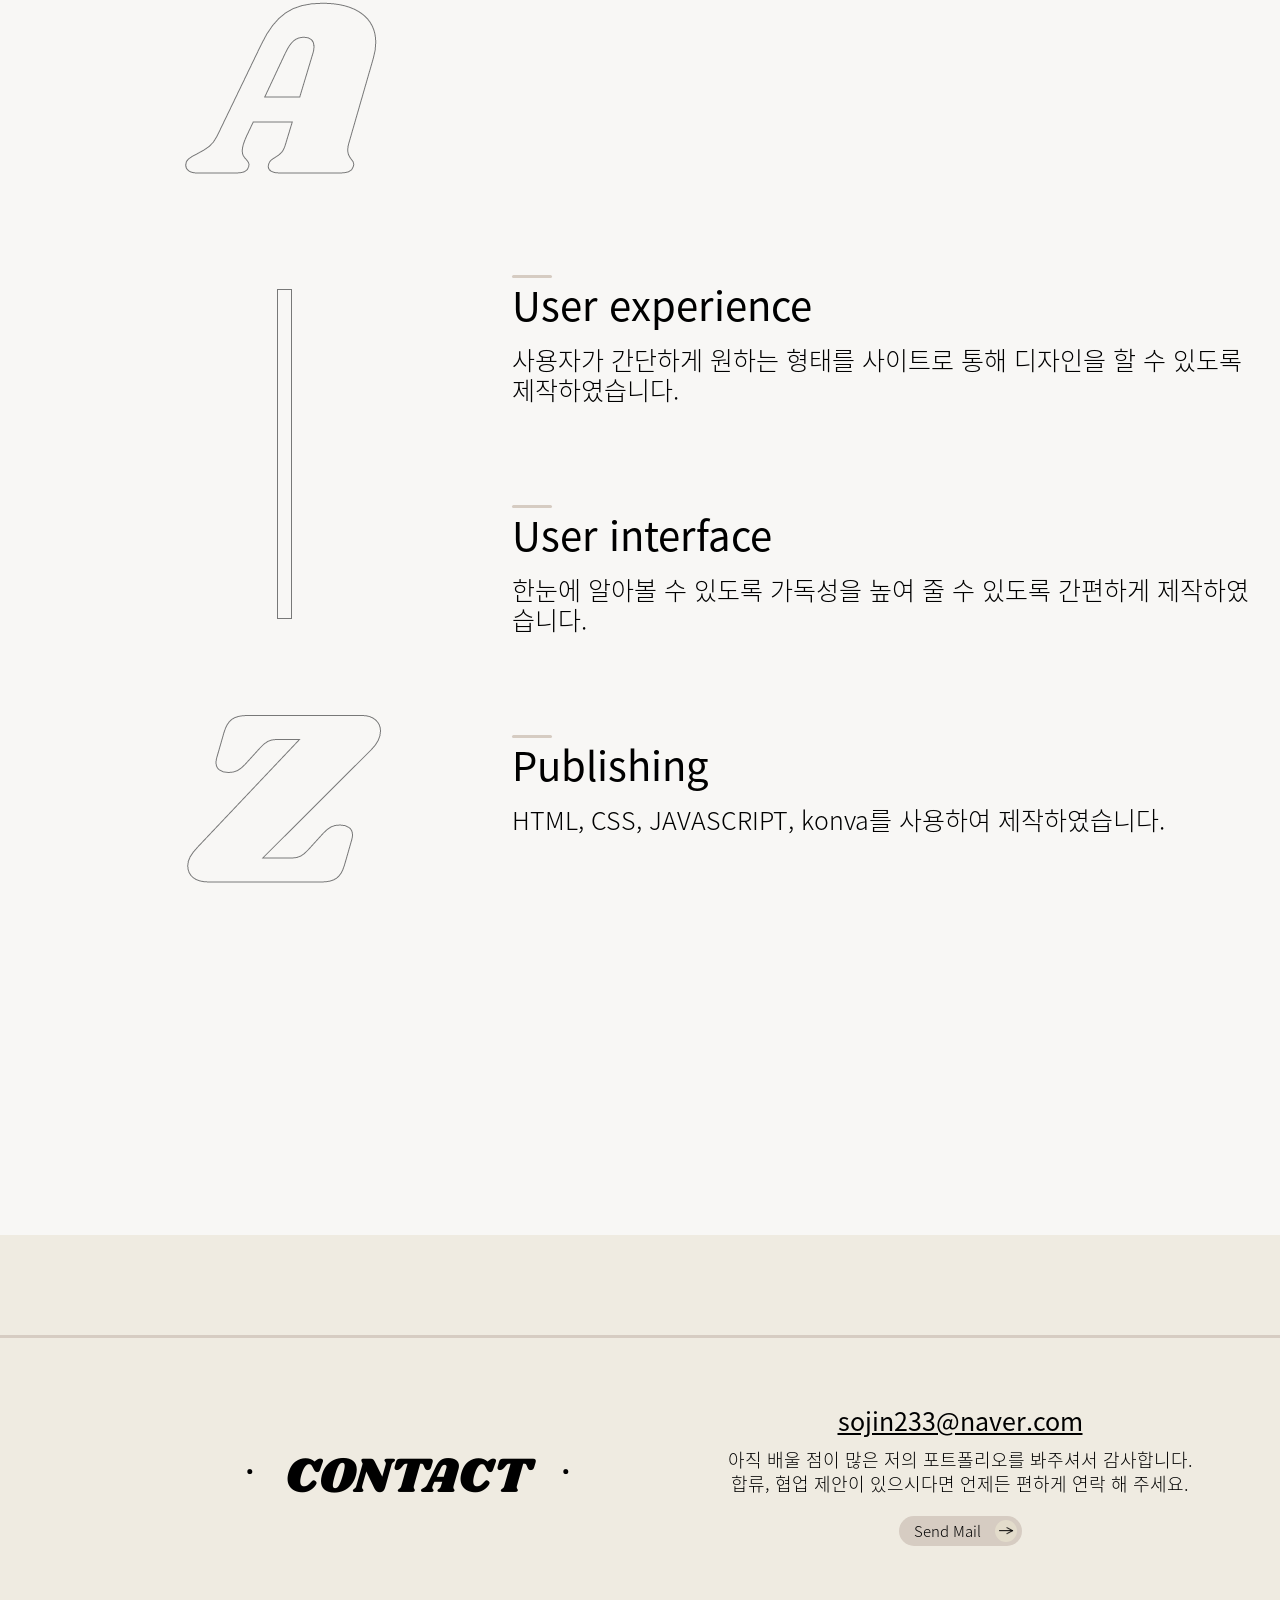
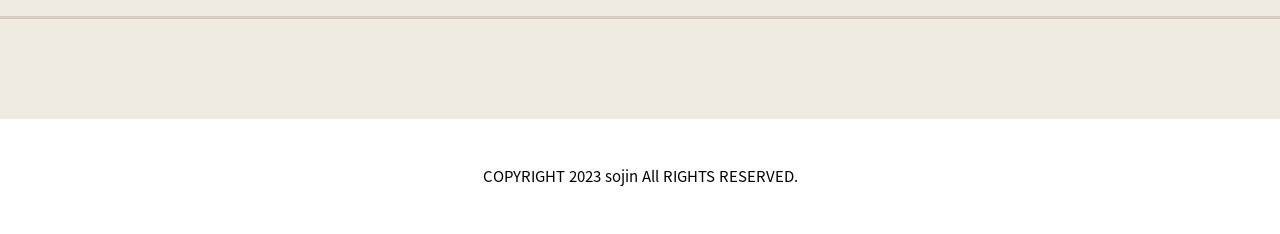
<file: html/project/canva.html>
<!DOCTYPE html>
<html lang="ko">
    <head>
        <meta charset="UTF-8" />
        <meta name="viewport" content="width=device-width, initial-scale=1.0, maximum-scale=1, minimum-scale=1" />
        <title>Canva project</title>
        <link rel="stylesheet" href="../../css/import.css" />
        <script src="../../js/common.js"></script>
        <script src="../../js/scroll.js"></script>
        <script src="https://unpkg.com/swiper@8/swiper-bundle.min.js"></script>
    </head>
    <body class="project">
        <header>
            <nav>
                <div class="wrap">
                    <div class="before">
                        <a href="../index.html" class="before_btn">
                            <i class="icon_left"></i>
                        </a>
                    </div>
                    <div class="nav_btns">
                        <div class="select_box mgR10">
                            <button class="label">Language</button>
                            <ul class="optionList">
                                <li class="optionItem">
                                    <a href="../project/canva.html">KR</a>
                                </li>
                                <li class="optionItem">
                                    <a href="../en/project/canva_en.html">EN</a>
                                </li>
                                <li class="optionItem">
                                    <a href="../jp/project/canva_jp.html">JP</a>
                                </li>
                            </ul>
                        </div>
                        <button class="menu_btn">
                            <i class="icon_menu"></i>
                        </button>
                    </div>

                    <div class="dropdown_menu">
                        <ul>
                            <li class="dropdown_txt">
                                <a href="#project">PROJECT PAGE</a>
                            </li>
                            <li class="dropdown_txt">
                                <a href="#video">SHOW VIDEO</a>
                            </li>
                            <li class="dropdown_txt">
                                <a href="#footer">CONTACT ME</a>
                            </li>
                        </ul>
                    </div>
                </div>
            </nav>
        </header>

        <main>
            <div class="wrap">
                <div class="main_tit">
                    <h1>Canva</h1>
                    <p>
                        사용자가 쉽게 원하는 형태로 콘텐츠를 만들기 위해 제작한 디자인 웹 서비스입니다. 각종 모양과
                        시각적인 콘텐츠를 자유롭게 제작할 수 있게 퍼블리싱해 보았습니다. 텍스트, 모양, 이미지 등 다양한
                        콘텐츠를 제공하고 있습니다.
                    </p>
                </div>

                <div class="btn_wrap">
                    <a href="https://sojin86.github.io/canva/html/custom01.html" class="button_type_01">
                        <span>Homepage</span>
                        <i class="icon_right_arrow"></i>
                    </a>
                </div>
            </div>
        </main>

        <section class="section_01 ani_updown">
            <div class="wrap">
                <div class="content" id="project">
                    <div class="tab_menu">
                        <div class="show_site not_scroll" style="background-color: #fff">
                            <div class="img_box active">
                                <img src="../../img/image/canva_01.png" alt="page01" />
                            </div>
                            <div class="img_box">
                                <img src="../../img/image/canva_02.png" alt="page02" />
                            </div>
                        </div>
                        <ul class="btn_wrap">
                            <li class="active">
                                <button class="button_type_03">
                                    <span>Main page</span>
                                </button>
                            </li>
                            <li>
                                <button class="button_type_03">
                                    <span>Custom</span>
                                </button>
                            </li>
                        </ul>
                    </div>
                </div>
            </div>
        </section>

        <section class="section_02 ani_updown" id="video">
            <div class="content">
                <div class="video_wrap">
                    <video src="../../img/video/video_05.mp4" autoplay loop muted playsinline></video>
                </div>
                <div class="txt_wrap">
                    <ul>
                        <li class="ani_updown">
                            <p>User experience</p>
                            <span>
                                사용자가 간단하게 원하는 형태를 사이트로 통해 디자인을 할 수 있도록 제작하였습니다.
                            </span>
                        </li>
                        <li class="ani_updown">
                            <p>User interface</p>
                            <span> 한눈에 알아볼 수 있도록 가독성을 높여 줄 수 있도록 간편하게 제작하였습니다. </span>
                        </li>
                        <li class="ani_updown">
                            <p>Publishing</p>
                            <span>HTML, CSS, JAVASCRIPT, konva를 사용하여 제작하였습니다.</span>
                        </li>
                    </ul>
                </div>
            </div>
            <div class="letter_wrap">
                <div class="wrap">
                    <div>
                        <div class="en">
                            <i class="icon_a_01"></i>
                        </div>
                        <div class="scroll">
                            <i class="icon_scroll"></i>
                        </div>
                        <div class="en">
                            <i class="icon_z_01"></i>
                        </div>
                    </div>
                    <div class="scoll_show">
                        <div class="en">
                            <i class="icon_a_01"></i>
                        </div>
                        <div class="scroll">
                            <i class="icon_scroll"></i>
                        </div>
                        <div class="en">
                            <i class="icon_z_01"></i>
                        </div>
                    </div>
                </div>
            </div>
        </section>

        <footer id="footer" class="type_01">
            <div class="contact_wrap">
                <div class="wrap">
                    <div class="tit">
                        <h5>ㆍ CONTACT ㆍ</h5>
                    </div>
                    <div class="sub">
                        <p>sojin233@naver.com</p>
                        <span>
                            아직 배울 점이 많은 저의 포트폴리오를 봐주셔서 감사합니다. <br />
                            합류, 협업 제안이 있으시다면 언제든 편하게 연락 해 주세요.
                        </span>
                        <div class="btn">
                            <a href="mailto:sojin233@naver.com" class="button_type_01">
                                <span>Send Mail</span>
                                <i class="icon_right_arrow"></i>
                            </a>
                        </div>
                    </div>
                </div>
            </div>
            <div class="copyright_wrap">
                <div class="wrap">
                    <p>COPYRIGHT 2023 sojin All RIGHTS RESERVED.</p>
                </div>
            </div>
        </footer>

        <div class="go_top">
            <button class="topBtn">
                <i class="icon_top"></i>
            </button>
        </div>
    </body>
    <script>
        window.onscroll = () => {
            // A-Z COLOR
            const bar = document.querySelector('.scoll_show');
            let winScroll = document.documentElement.scrollTop;
            let height = document.documentElement.scrollHeight - document.documentElement.clientHeight;
            let scrolled = (winScroll / height) * 100;
            bar.style.height = scrolled + '%';
        };
    </script>
</html>
</file>
<file: css/import.css>
/* style.css */
@charset "UTF-8";

@import url('./reset.css');
@import url('./font.css');
@import url('./common.css');
@import url('./style.css');
@import url('./responsive.css');
@import url('https://unpkg.com/swiper@8/swiper-bundle.min.css');
</file>
